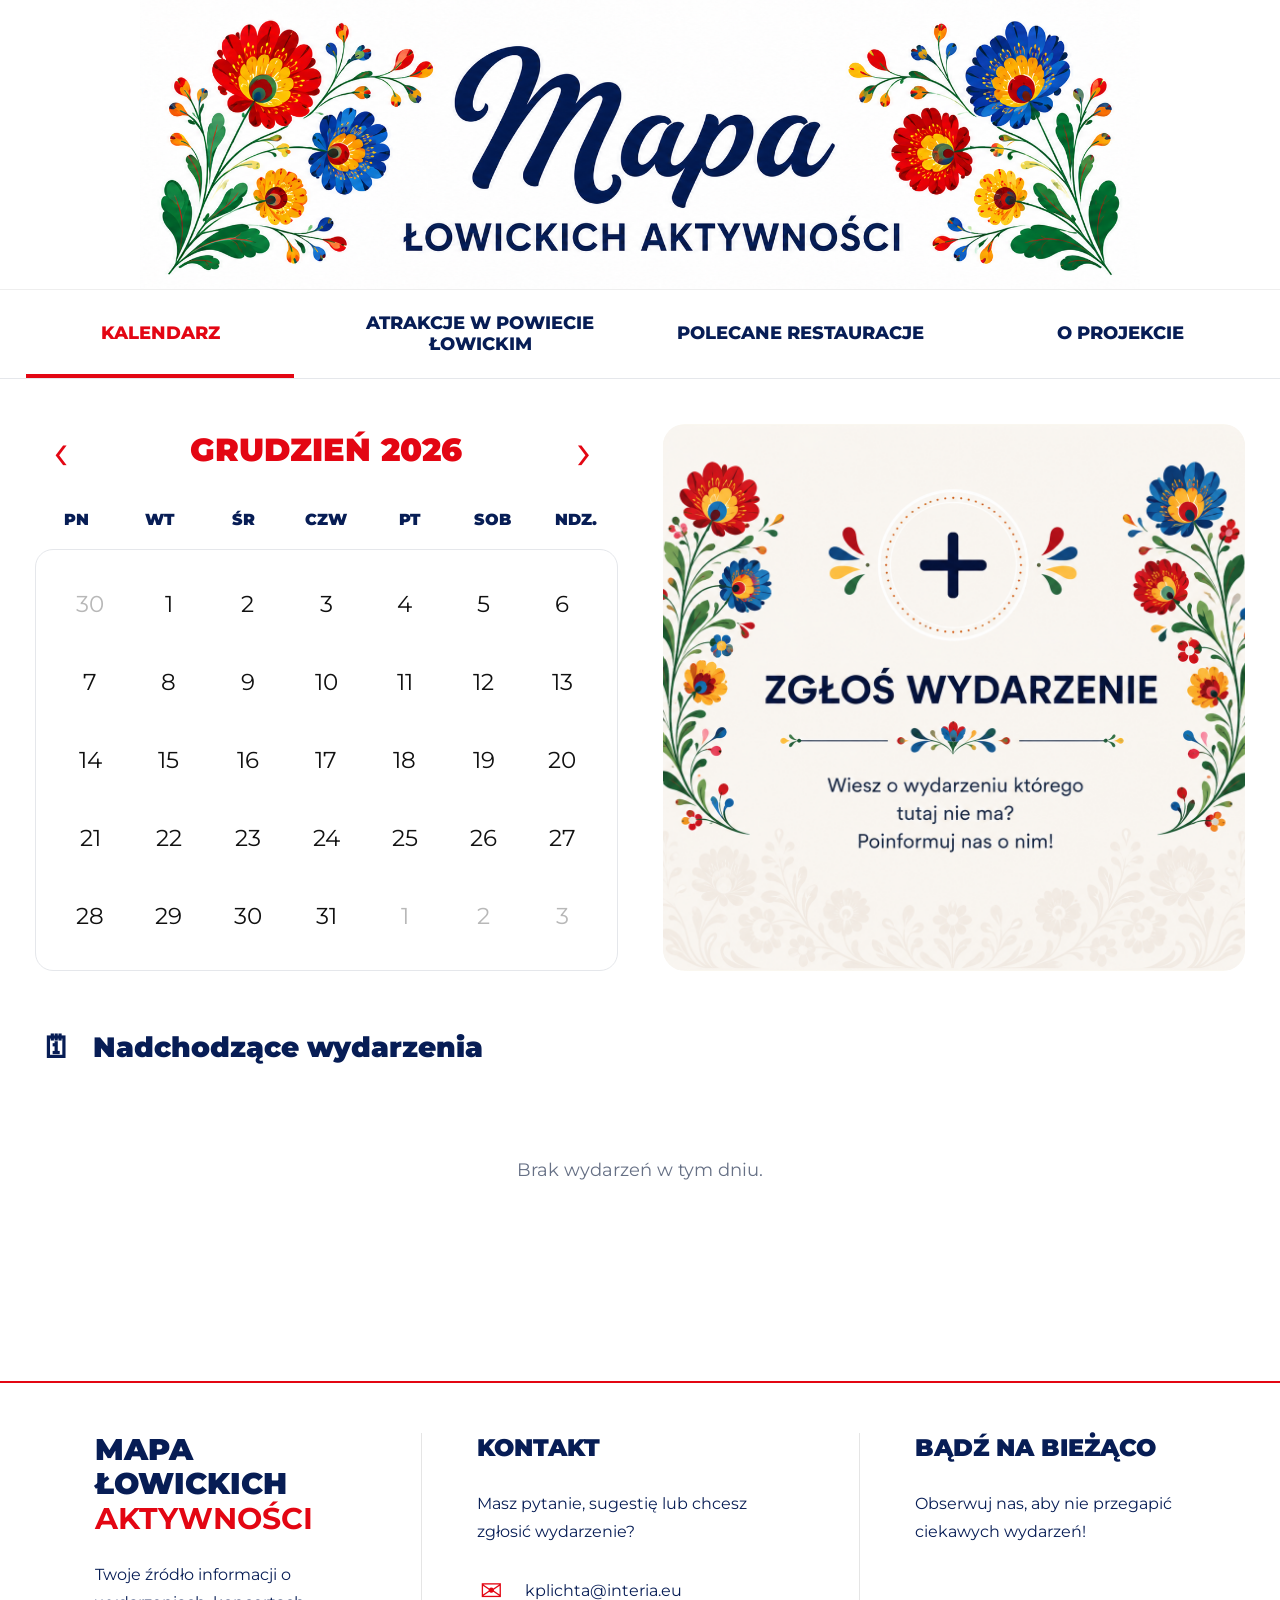
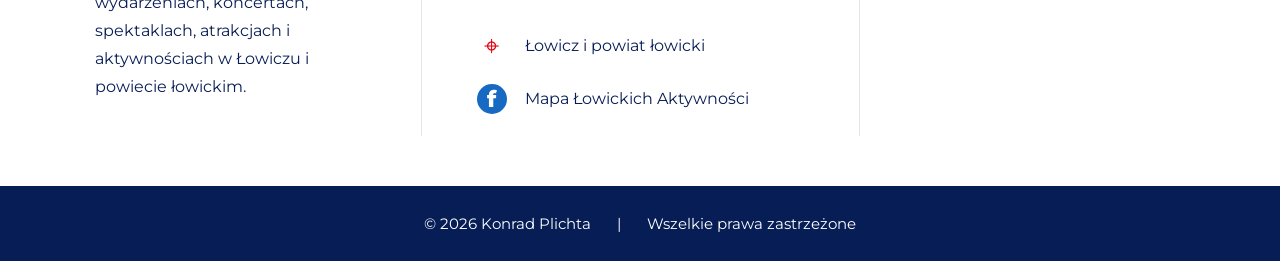
<file: index.html>
<!DOCTYPE html>
<html lang="pl">

<head>
<meta charset="UTF-8">
<meta name="viewport" content="width=device-width, initial-scale=1.0">

<title>Mapa Łowickich Aktywności</title>

<style>

*{
    box-sizing:border-box;
}

:root{
    --navy:#071d55;
    --red:#e30613;
    --border:#e5e7eb;
    --muted:#667085;
}

html{
    scroll-behavior:smooth;
}

body{
    margin:0;
    background:#ffffff;
    color:var(--navy);
    font-family:Arial,Helvetica,sans-serif;
}

button,
a{
    font-family:inherit;
}

img{
    display:block;
}


/* =========================
   NAGŁÓWEK
========================= */

.site-header{
    width:100%;
    background:white;
}

.header-image{
    width:100%;
    max-width:1000px;
    margin:0 auto;
}

.header-image img{
    width:100%;
    height:auto;
}


/* =========================
   MENU
========================= */

.main-nav{
    width:100%;
    border-top:1px solid #eeeeee;
    border-bottom:1px solid #e5e7eb;
    background:white;
    overflow:hidden;
}

.nav-inner{
    width:100%;
    max-width:1450px;
    margin:0 auto;
    display:grid;
    grid-template-columns:repeat(4,minmax(0,1fr));
    gap:0;
}

.nav-link{
    position:relative;
    min-width:0;
    min-height:88px;
    display:flex;
    align-items:center;
    justify-content:center;
    padding:14px 18px;
    text-decoration:none;
    color:var(--navy);
    background:white;
    transition:.22s;
}

.nav-link:hover{
    background:#fffafa;
}

.nav-link.active{
    color:var(--red);
}

.nav-link.active::after{
    content:"";
    position:absolute;
    left:8%;
    right:8%;
    bottom:0;
    height:4px;
    background:var(--red);
}

.nav-text{
    font-size:18px;
    line-height:1.15;
    font-weight:800;
    text-align:center;
    text-transform:uppercase;
}


/* =========================
   STRONA
========================= */

.page{
    max-width:1450px;
    margin:0 auto;
    padding:45px 35px 70px;
}


/* =========================
   KALENDARZ + ZGŁOŚ
========================= */

.calendar-section{
    display:grid;
    grid-template-columns:minmax(0,1fr) minmax(0,1fr);
    gap:45px;
    align-items:stretch;
}


/* =========================
   KALENDARZ
========================= */

.calendar-box{
    width:100%;
}

.month-navigation{
    display:grid;
    grid-template-columns:60px 1fr 60px;
    align-items:center;
    margin-bottom:24px;
}

.month-title{
    text-align:center;
    font-size:32px;
    font-weight:900;
    color:var(--red);
    text-transform:uppercase;
}

.month-btn{
    width:52px;
    height:52px;
    border:0;
    background:transparent;
    color:var(--red);
    font-size:52px;
    line-height:1;
    cursor:pointer;
    transition:.2s;
}

.month-btn:hover{
    transform:scale(1.15);
}

.weekdays{
    display:grid;
    grid-template-columns:repeat(7,1fr);
    margin-bottom:10px;
}

.weekday{
    text-align:center;
    padding:10px 2px;
    font-size:16px;
    font-weight:900;
}

.calendar{
    display:grid;
    grid-template-columns:repeat(7,1fr);
    border:1px solid var(--border);
    border-radius:18px;
    overflow:hidden;
    padding:15px;
    background:white;
}

.day{
    position:relative;
    min-height:78px;
    display:flex;
    align-items:center;
    justify-content:center;
    font-size:23px;
    color:#111;
    cursor:default;
    border-radius:12px;
    transition:.2s;
}

.day.other-month{
    color:#b8b8b8;
}

.day.has-events{
    cursor:pointer;
    font-weight:700;
}

.day.has-events:hover{
    background:#fff0f1;
    color:var(--red);
}

.day.selected{
    background:var(--red);
    color:white;
    font-weight:900;
    box-shadow:0 7px 18px rgba(227,6,19,.25);
}


/* =========================
   ZGŁOŚ WYDARZENIE
========================= */

.submit-event{
    display:block;
    width:100%;
    border-radius:22px;
    overflow:hidden;
    text-decoration:none;
    transition:.25s;
    background:#faf7f0;
}

.submit-event:hover{
    transform:translateY(-5px);
    box-shadow:0 18px 40px rgba(7,29,85,.14);
}

.submit-event img{
    width:100%;
    height:100%;
    object-fit:cover;
}


/* =========================
   WYDARZENIA
========================= */

.events-section{
    margin-top:55px;
}

.events-heading{
    display:flex;
    align-items:center;
    gap:15px;
    margin-bottom:30px;
    font-size:28px;
    font-weight:900;
}

.events-heading-icon{
    width:43px;
    height:43px;
    display:flex;
    align-items:center;
    justify-content:center;
    font-size:31px;
}


/* =========================
   KAFELKI
========================= */

.events-list{
    display:grid;
    grid-template-columns:repeat(4,237px);
    gap:30px;
    align-items:start;
    justify-content:center;
}

.event-card{
    display:block;
    min-width:0;
    color:inherit;
    text-decoration:none;
}

.event-tile{
    background:white;
    border:1px solid #dddddd;
    border-radius:8px;
    overflow:hidden;
    box-shadow:0 2px 9px rgba(0,0,0,.12);
    cursor:pointer;
    transition:.22s;
}

.event-tile:hover{
    transform:translateY(-4px);
    box-shadow:0 9px 22px rgba(0,0,0,.17);
}


/* =========================
   PLAKAT + ROZMYTE TŁO
========================= */

.event-poster-box{
    position:relative;
    width:100%;
    height:290px;
    overflow:hidden;
    background:#ece9e2;
    display:flex;
    align-items:center;
    justify-content:center;
}

.event-poster-background{
    position:absolute;
    inset:-25px;
    width:calc(100% + 50px);
    height:calc(100% + 50px);
    object-fit:cover;
    object-position:center;
    filter:blur(20px);
    opacity:.62;
    transform:scale(1.12);
    z-index:1;
}

.event-poster-box::after{
    content:"";
    position:absolute;
    inset:0;
    background:rgba(0,0,0,.06);
    z-index:2;
    pointer-events:none;
}

.cinema-mosaic{
    position:absolute;
    inset:0;
    z-index:3;
    display:grid;
    grid-template-columns:repeat(4,1fr);
    gap:3px;
    padding:7px;
    background:#f7f5ef;
}

.cinema-mosaic img{
    width:100%;
    height:100%;
    object-fit:cover;
    object-position:center;
    min-width:0;
}


.event-poster-main{
    position:relative;
    z-index:3;
    width:100%;
    height:100%;
    object-fit:contain;
    object-position:center;
    background:#fff;
}

.event-poster-box:has(.event-poster-main.portrait){
    height:auto;
    aspect-ratio:auto;
}

.event-poster-box:has(.event-poster-main.portrait) .event-poster-main{
    width:100%;
    height:auto;
    object-fit:contain;
    display:block;
}

.event-poster-box:has(.event-poster-main.portrait) .event-poster-background{
    display:none;
}

.event-poster-box:has(.event-poster-main.landscape) .event-poster-background{
    display:none;
}

.event-no-image{
    position:relative;
    z-index:3;
    width:100%;
    height:100%;
    display:flex;
    align-items:center;
    justify-content:center;
    font-size:65px;
    background:#f7f5ef;
}


/* =========================
   TREŚĆ KAFELKA
========================= */

.event-tile-content{
    padding:13px 15px 15px;
}

.event-title-row{
    display:grid;
    grid-template-columns:42px minmax(0,1fr);
    gap:9px;
    align-items:center;
    min-height:48px;
}

.event-category-icon{
    width:40px;
    height:40px;
    border-radius:50%;
    display:flex;
    align-items:center;
    justify-content:center;
    color:white;
    font-size:18px;
}

.event-title{
    color:var(--navy);
    font-size:14px;
    font-weight:700;
    line-height:1.35;
}

.event-divider{
    height:1px;
    background:#dddddd;
    margin:9px 0 8px;
}

.event-meta{
    display:flex;
    flex-direction:column;
    gap:3px;
}

.event-meta-row{
    color:#303030;
    font-size:11px;
    line-height:1.25;
}


/* =========================
   BRAK WYDARZEŃ
========================= */

.empty-events{
    grid-column:1 / -1;
    padding:60px 25px;
    text-align:center;
    color:var(--muted);
    font-size:18px;
}


/* =========================
   POKAŻ WIĘCEJ
========================= */

.show-more-wrap{
    display:flex;
    justify-content:center;
    margin-top:35px;
}

.show-more{
    border:1.5px solid var(--red);
    background:white;
    color:var(--red);
    padding:14px 35px;
    border-radius:30px;
    font-size:14px;
    font-weight:900;
    cursor:pointer;
    text-transform:uppercase;
}

.show-more:hover{
    background:var(--red);
    color:white;
}


/* =========================
   STOPKA
========================= */

.footer{
    border-top:1px solid var(--border);
    padding:35px 20px;
    text-align:center;
    color:#777;
    font-size:13px;
}


/* =========================
   TABLET
========================= */

@media(max-width:1100px){

    .page{
        padding-left:20px;
        padding-right:20px;
    }

    .calendar-section{
        gap:25px;
    }

    .events-list{
        grid-template-columns:repeat(3,237px);
        gap:22px;
    }

}


/* =========================
   MOBILE
========================= */

@media(max-width:800px){

    .nav-inner{
        grid-template-columns:repeat(4,minmax(0,1fr));
    }

    .nav-link{
        min-height:72px;
        padding:9px 5px;
    }

    .nav-text{
        font-size:11px;
        line-height:1.15;
    }

    .nav-link.active::after{
        left:5%;
        right:5%;
        height:3px;
    }

    .page{
        padding:25px 12px 50px;
    }

    .calendar-section{
        grid-template-columns:1fr;
        gap:25px;
    }

    .month-navigation{
        margin-bottom:12px;
    }

    .month-title{
        font-size:25px;
    }

    .month-btn{
        width:45px;
        height:45px;
        font-size:43px;
    }

    .weekday{
        font-size:11px;
    }

    .calendar{
        padding:7px;
        border-radius:13px;
    }

    .day{
        min-height:53px;
        font-size:17px;
        border-radius:8px;
    }

    .submit-event{
        border-radius:15px;
    }

    .submit-event img{
        height:auto;
    }

    .events-section{
        margin-top:40px;
    }

    .events-heading{
        font-size:21px;
        margin-bottom:22px;
    }

    .events-heading-icon{
        width:32px;
        height:32px;
        font-size:25px;
    }

    .events-list{
        grid-template-columns:repeat(2,minmax(0,1fr));
        gap:12px;
        justify-content:stretch;
    }

    .event-poster-box{
        height:220px;
    }

    .event-tile-content{
        padding:10px;
    }

    .event-title-row{
        grid-template-columns:34px minmax(0,1fr);
        gap:7px;
        min-height:42px;
    }

    .event-category-icon{
        width:34px;
        height:34px;
        font-size:15px;
    }

    .event-title{
        font-size:12px;
    }

    .event-meta-row{
        font-size:10px;
    }

}


/* =========================
   MAŁE TELEFONY
========================= */

@media(max-width:430px){

    .nav-link{
        min-height:66px;
        padding:8px 3px;
    }

    .nav-text{
        font-size:9px;
    }

.weekday{
        font-size:9px;
    }

    .day{
        min-height:47px;
        font-size:15px;
    }

    .month-title{
        font-size:22px;
    }

    .events-list{
        gap:9px;
    }

    .event-poster-box{
        height:195px;
    }

    .event-tile-content{
        padding:8px;
    }

    .event-title-row{
        grid-template-columns:31px minmax(0,1fr);
        gap:6px;
        min-height:38px;
    }

    .event-category-icon{
        width:31px;
        height:31px;
        font-size:14px;
    }

    .event-title{
        font-size:11px;
        line-height:1.3;
    }

    .event-meta-row{
        font-size:9px;
    }

}


html,
body,
button,
input,
textarea,
select{
    font-family:"Montserrat", Arial, sans-serif !important;
}


.site-footer{margin-top:70px;background:#fff;color:var(--navy);border-top:2px solid var(--red)}
.footer-main{max-width:1280px;margin:0 auto;padding:50px 40px;display:grid;grid-template-columns:1fr 1.15fr 1fr}
.footer-column{padding:0 55px}
.footer-column+.footer-column{border-left:1px solid #e5e5e5}
.footer-about h2{margin:0 0 25px;font-size:30px;line-height:1.15;font-weight:900}
.footer-about h2 strong{color:var(--red)}
.footer-column h3{margin:0 0 28px;font-size:24px;font-weight:900}
.footer-column p{margin:0 0 28px;font-size:16px;line-height:1.75}
.footer-contact-row{display:flex;align-items:center;gap:18px;margin:22px 0;color:var(--navy);text-decoration:none;font-size:16px}
a.footer-contact-row:hover{color:var(--red)}
.footer-contact-icon{width:30px;color:var(--red);font-size:27px;text-align:center}
.footer-facebook{width:30px;height:30px;border-radius:50%;background:#1769c2;color:#fff;display:flex;align-items:center;justify-content:center;font-size:23px;font-weight:800}
.footer-bottom{background:var(--navy);color:#fff;padding:28px 20px;text-align:center;font-size:15px}
.footer-bottom span{margin:0 22px}
@media(max-width:800px){
.footer-main{grid-template-columns:1fr;padding:20px 22px 35px}
.footer-column{padding:30px 5px;text-align:center}
.footer-column+.footer-column{border-left:0;border-top:1px solid #e5e5e5}
.footer-contact-row{justify-content:center}
.footer-bottom{font-size:13px;line-height:1.8}
.footer-bottom span{margin:0 8px}
}

</style>


<link rel="preconnect" href="https://fonts.googleapis.com">
<link rel="preconnect" href="https://fonts.gstatic.com" crossorigin>
<link href="https://fonts.googleapis.com/css2?family=Montserrat:wght@400;500;600;700;800;900&display=swap" rel="stylesheet">

</head>

<body>


<header class="site-header">

    <div class="header-image">

        <img
            src="naglowek.png"
            alt="Mapa Łowickich Aktywności"
        >

    </div>

</header>


<nav class="main-nav">

    <div class="nav-inner">

        <a href="#kalendarz" class="nav-link active">
            <span class="nav-text">Kalendarz</span>
        </a>

        <a href="#atrakcje" class="nav-link">
            <span class="nav-text">Atrakcje w powiecie łowickim</span>
        </a>

        <a href="#restauracje" class="nav-link">
            <span class="nav-text">Polecane restauracje</span>
        </a>

        <a href="#oprojekcie" class="nav-link">
            <span class="nav-text">O projekcie</span>
        </a>

    </div>

</nav>


<main class="page" id="kalendarz">


<section class="calendar-section">


<div class="calendar-box">


<div class="month-navigation">

<button
    class="month-btn"
    id="prevMonth"
    aria-label="Poprzedni miesiąc"
>
‹
</button>


<div
    class="month-title"
    id="monthTitle"
></div>


<button
    class="month-btn"
    id="nextMonth"
    aria-label="Następny miesiąc"
>
›
</button>

</div>


<div class="weekdays">

<div class="weekday">PN</div>
<div class="weekday">WT</div>
<div class="weekday">ŚR</div>
<div class="weekday">CZW</div>
<div class="weekday">PT</div>
<div class="weekday">SOB</div>
<div class="weekday">NDZ.</div>

</div>


<div
    class="calendar"
    id="calendar"
></div>


</div>


<a
    href="#"
    class="submit-event"
    id="submitEvent"
>

<img
    src="zglos-wydarzenie.png"
    alt="Zgłoś wydarzenie"
>

</a>


</section>


<section class="events-section">


<div class="events-heading">

<span class="events-heading-icon">
🗓
</span>

<span id="eventsHeading">
Nadchodzące wydarzenia
</span>

</div>


<div
    class="events-list"
    id="eventsList"
></div>


<div
    class="show-more-wrap"
    id="showMoreWrap"
>

<button
    class="show-more"
    id="showMore"
>

Pokaż więcej wydarzeń ↓

</button>

</div>


</section>


</main>


<footer class="site-footer">
    <div class="footer-main">
        <div class="footer-column footer-about">
            <h2>MAPA ŁOWICKICH<br><strong>AKTYWNOŚCI</strong></h2>
            <p>Twoje źródło informacji o wydarzeniach, koncertach, spektaklach, atrakcjach i aktywnościach w Łowiczu i powiecie łowickim.</p>
        </div>

        <div class="footer-column footer-contact">
            <h3>KONTAKT</h3>
            <p>Masz pytanie, sugestię lub chcesz zgłosić wydarzenie?</p>
            <a class="footer-contact-row" href="mailto:kplichta@interia.eu">
                <span class="footer-contact-icon">✉</span>
                <span>kplichta@interia.eu</span>
            </a>
            <div class="footer-contact-row">
                <span class="footer-contact-icon">⌖</span>
                <span>Łowicz i powiat łowicki</span>
            </div>
            <div class="footer-contact-row">
                <span class="footer-facebook">f</span>
                <span>Mapa Łowickich Aktywności</span>
            </div>
        </div>

        <div class="footer-column footer-follow">
            <h3>BĄDŹ NA BIEŻĄCO</h3>
            <p>Obserwuj nas, aby nie przegapić ciekawych wydarzeń!</p>
        </div>
    </div>

    <div class="footer-bottom">
        © 2026 Konrad Plichta <span>|</span> Wszelkie prawa zastrzeżone
    </div>
</footer>


<script>


const MONTHS = [

    "STYCZEŃ",
    "LUTY",
    "MARZEC",
    "KWIECIEŃ",
    "MAJ",
    "CZERWIEC",
    "LIPIEC",
    "SIERPIEŃ",
    "WRZESIEŃ",
    "PAŹDZIERNIK",
    "LISTOPAD",
    "GRUDZIEŃ"

];


let eventsData = {};

const today = new Date();

let currentYear = today.getFullYear();

let currentMonth = today.getMonth();

let selectedDate = null;

let visibleEvents = 8;



function formatDateKey(year,month,day){

    return [

        year,

        String(month + 1).padStart(2,"0"),

        String(day).padStart(2,"0")

    ].join("-");

}



function escapeHtml(value){

    if(
        value === null ||
        value === undefined
    ){
        return "";
    }

    return String(value)

        .replaceAll("&","&amp;")

        .replaceAll("<","&lt;")

        .replaceAll(">","&gt;")

        .replaceAll('"',"&quot;")

        .replaceAll("'","&#039;");

}



function expandEvents(events){

    const result = [];


    events.forEach(event => {


        if(
            event.type === "cinema" &&
            Array.isArray(event.movies)
        ){

            result.push({

                title:"Repertuar Kina Fenix",

                image:"repertuar.png",

                place:event.place || "Kino Fenix, Łowicz",

                category:"Kino",

                organizer:event.organizer,

                source:event.source,

                type:"cinema",

                movies:event.movies

            });


        }else{


            result.push(event);


        }


    });


    return result;

}


function getCategoryStyle(category = ""){

    const value = category.toLowerCase();


    if(
        value.includes("kino") ||
        value.includes("film")
    ){

        return {
            icon:"🎬",
            color:"#3d9555"
        };

    }


    if(
        value.includes("koncert") ||
        value.includes("muzyka")
    ){

        return {
            icon:"♫",
            color:"#58a7cd"
        };

    }


    if(
        value.includes("teatr") ||
        value.includes("spektakl")
    ){

        return {
            icon:"🎭",
            color:"#812719"
        };

    }


    if(
        value.includes("kabaret") ||
        value.includes("stand")
    ){

        return {
            icon:"🎭",
            color:"#ef4819"
        };

    }


    if(
        value.includes("warsztat") ||
        value.includes("folklor")
    ){

        return {
            icon:"🧵",
            color:"#f5a900"
        };

    }


    if(
        value.includes("sport") ||
        value.includes("bieg") ||
        value.includes("rower")
    ){

        return {
            icon:"🏃",
            color:"#d40d27"
        };

    }


    if(
        value.includes("rodzin") ||
        value.includes("dziec")
    ){

        return {
            icon:"★",
            color:"#70c7aa"
        };

    }


    if(value.includes("motoryz")){

        return {
            icon:"🚗",
            color:"#ef7f00"
        };

    }


    if(
        value.includes("kultur") ||
        value.includes("literatur")
    ){

        return {
            icon:"📖",
            color:"#373174"
        };

    }


    return {
        icon:"✦",
        color:"#b85193"
    };

}



async function loadEvents(){

    try{

        const cacheBust = Date.now();

        const loadJson = async (fileName) => {

            try{

                const response = await fetch(
                    fileName + "?v=" + cacheBust
                );

                if(!response.ok){

                    console.warn(
                        "Nie udało się wczytać " + fileName,
                        response.status
                    );

                    return {};

                }

                return await response.json();

            }catch(error){

                console.warn(
                    "Błąd pliku " + fileName,
                    error
                );

                return {};

            }

        };


        const [
            regularEvents,
            cinemaEvents
        ] = await Promise.all([

            loadJson("events.json"),

            loadJson("cinema.json")

        ]);


        const allDates = new Set([

            ...Object.keys(regularEvents)
                .filter(key => /^\d{4}-\d{2}-\d{2}$/.test(key)),

            ...Object.keys(cinemaEvents)
                .filter(key => /^\d{4}-\d{2}-\d{2}$/.test(key))

        ]);


        eventsData = {};


        allDates.forEach(dateKey => {

            eventsData[dateKey] = [

                ...(Array.isArray(regularEvents[dateKey])
                    ? regularEvents[dateKey]
                    : []),

                ...(Array.isArray(cinemaEvents[dateKey])
                    ? cinemaEvents[dateKey]
                    : [])

            ];

        });


        renderCalendar();

        renderUpcomingEvents();


    }catch(error){

        console.error(error);

        document
            .getElementById("eventsList")
            .innerHTML = `

                <div class="empty-events">

                    Nie udało się wczytać wydarzeń.

                </div>

            `;

    }

}


function renderCalendar(){

    const calendar =
        document.getElementById("calendar");


    calendar.innerHTML = "";


    document
        .getElementById("monthTitle")
        .textContent =

        MONTHS[currentMonth] +
        " " +
        currentYear;



    const firstDay = new Date(

        currentYear,
        currentMonth,
        1

    );


    const lastDay = new Date(

        currentYear,
        currentMonth + 1,
        0

    );


    let startDay = firstDay.getDay();


    if(startDay === 0){

        startDay = 7;

    }


    const previousMonthLastDay =

        new Date(
            currentYear,
            currentMonth,
            0
        ).getDate();



    for(
        let i = startDay - 2;
        i >= 0;
        i--
    ){

        createDay(
            previousMonthLastDay - i,
            true
        );

    }



    for(
        let day = 1;
        day <= lastDay.getDate();
        day++
    ){

        createDay(
            day,
            false
        );

    }



    const cells = calendar.children.length;


    const targetCells =
        cells <= 35
            ? 35
            : 42;


    const remaining =
        targetCells - cells;



    for(
        let day = 1;
        day <= remaining;
        day++
    ){

        createDay(
            day,
            true
        );

    }

}



function createDay(day,otherMonth){

    const calendar =
        document.getElementById("calendar");


    const cell =
        document.createElement("div");


    cell.className = "day";


    if(otherMonth){

        cell.classList.add("other-month");

        cell.textContent = day;

        calendar.appendChild(cell);

        return;

    }


    const dateKey = formatDateKey(

        currentYear,
        currentMonth,
        day

    );


    const events = expandEvents(

        eventsData[dateKey] || []

    );


    if(events.length){

        cell.classList.add("has-events");


        cell.addEventListener(

            "click",

            () => {

                selectDate(dateKey);

            }

        );

    }


    if(selectedDate === dateKey){

        cell.classList.add("selected");

    }


    cell.textContent = day;


    calendar.appendChild(cell);

}



function selectDate(dateKey){

    selectedDate = dateKey;

    visibleEvents = 8;


    renderCalendar();

    renderSelectedEvents();


    document
        .querySelector(".events-section")
        .scrollIntoView({

            behavior:"smooth",

            block:"start"

        });

}



function renderSelectedEvents(){

    const date = new Date(

        selectedDate + "T12:00:00"

    );


    const events = expandEvents(

        eventsData[selectedDate] || []

    );


    const preparedEvents = events.map(

        (event,eventIndex) => ({

            ...event,

            dateKey:selectedDate,

            eventIndex

        })

    );


    document
        .getElementById("eventsHeading")
        .textContent =

        "Wydarzenia – " +

        date.getDate() +

        " " +

        MONTHS[
            date.getMonth()
        ].toLowerCase();


    renderEvents(preparedEvents);

}



function renderUpcomingEvents(){

    const allEvents = [];


    const now = new Date();


    const todayKey = formatDateKey(

        now.getFullYear(),

        now.getMonth(),

        now.getDate()

    );


    Object.keys(eventsData)

        .filter(key =>

            /^\d{4}-\d{2}-\d{2}$/.test(key)

        )

        .filter(dateKey =>

            dateKey >= todayKey

        )

        .sort()

        .forEach(dateKey => {


            const events = expandEvents(

                eventsData[dateKey] || []

            );


            events.forEach(

                (event,eventIndex) => {


                    if(event.type === "cinema"){

                        return;

                    }


                    allEvents.push({

                        ...event,

                        dateKey,

                        eventIndex

                    });


                }

            );


        });


    document
        .getElementById("eventsHeading")
        .textContent =

        "Nadchodzące wydarzenia";


    renderEvents(allEvents);

}


function renderEvents(events){

    const list =
        document.getElementById("eventsList");


    const showMoreWrap =
        document.getElementById("showMoreWrap");


    if(!events.length){


        list.innerHTML = `

            <div class="empty-events">

                Brak wydarzeń w tym dniu.

            </div>

        `;


        showMoreWrap.style.display = "none";


        return;

    }


    const visible = events.slice(

        0,
        visibleEvents

    );


    list.innerHTML = visible.map(event => {


        const date = new Date(

            event.dateKey + "T12:00:00"

        );


        const formattedDate =

            date.toLocaleDateString(

                "pl-PL",

                {

                    day:"numeric",

                    month:"short",

                    year:"2-digit"

                }

            );


        const category = getCategoryStyle(

            event.category || ""

        );


        const eventUrl = event.type === "cinema"

            ? "repertuar.html?date=" +

                encodeURIComponent(event.dateKey)

            : "wydarzenie.html?date=" +

                encodeURIComponent(event.dateKey) +

                "&event=" +

                encodeURIComponent(event.eventIndex);


        return `


            <a
                class="event-card"
                href="${eventUrl}"
            >


                <div class="event-tile">


                    <div class="event-poster-box">


                        ${

                            event.isCinemaSummary

                            ? `

                                <div class="cinema-mosaic">

                                    ${event.images.map(image => `

                                        <img
                                            src="${escapeHtml(image)}"
                                            alt=""
                                            loading="lazy"
                                        >

                                    `).join("")}

                                </div>

                            `

                            : event.image

                            ? `

                                <img

                                    class="event-poster-background"

                                    src="${escapeHtml(event.image)}"

                                    alt=""

                                    aria-hidden="true"

                                >


                                <img

                                    class="event-poster-main"

                                    src="${escapeHtml(event.image)}"

                                    alt="${escapeHtml(event.title)}"

                                    loading="lazy"
                                    onload="this.classList.add(this.naturalHeight > this.naturalWidth ? 'portrait' : 'landscape')"

                                >

                            `

                            : `

                                <div class="event-no-image">

                                    ${category.icon}

                                </div>

                            `

                        }


                    </div>


                    <div class="event-tile-content">


                        <div class="event-title-row">


                            <div
                                class="event-category-icon"
                                style="background:${category.color};"
                            >

                                ${category.icon}

                            </div>


                            <div class="event-title">

                                ${escapeHtml(event.title)}

                            </div>


                        </div>


                        <div class="event-divider"></div>


                        <div class="event-meta">


                            ${

                                event.isCinemaSummary

                                ? `

                                    <div class="event-meta-row">

                                        🗓 ${escapeHtml(formatCinemaRange(event.dateFrom,event.dateTo))}

                                    </div>


                                    <div class="event-meta-row">

                                        🎞 ${event.movieCount} filmów

                                    </div>

                                `

                                : `

                                    ${

                                        event.place

                                        ? `

                                            <div class="event-meta-row">

                                                📍 ${escapeHtml(event.place)}

                                            </div>

                                        `

                                        : ""

                                    }


                                    <div class="event-meta-row">

                                        🗓 ${formattedDate}

                                    </div>


                                    ${

                                        event.time

                                        ? `

                                            <div class="event-meta-row">

                                                ◷ ${escapeHtml(event.time)}

                                            </div>

                                        `

                                        : ""

                                    }

                                `

                            }


                        </div>


                    </div>


                </div>


            </a>


        `;


    }).join("");


    showMoreWrap.style.display =

        events.length > visibleEvents

            ? "flex"

            : "none";


    document
        .getElementById("showMore")
        .onclick = () => {


            visibleEvents += 8;


            renderEvents(events);


        };

}



document
    .getElementById("prevMonth")
    .addEventListener(

        "click",

        () => {


            currentMonth--;


            if(currentMonth < 0){

                currentMonth = 11;

                currentYear--;

            }


            selectedDate = null;


            renderCalendar();

            renderUpcomingEvents();


        }

    );



document
    .getElementById("nextMonth")
    .addEventListener(

        "click",

        () => {


            currentMonth++;


            if(currentMonth > 11){

                currentMonth = 0;

                currentYear++;

            }


            selectedDate = null;


            renderCalendar();

            renderUpcomingEvents();


        }

    );



document
    .getElementById("submitEvent")
    .addEventListener(

        "click",

        event => {


            event.preventDefault();


            alert(

                "Formularz zgłaszania wydarzeń dodamy w kolejnym kroku."

            );


        }

    );



loadEvents();


</script>


</body>

</html>
</file>
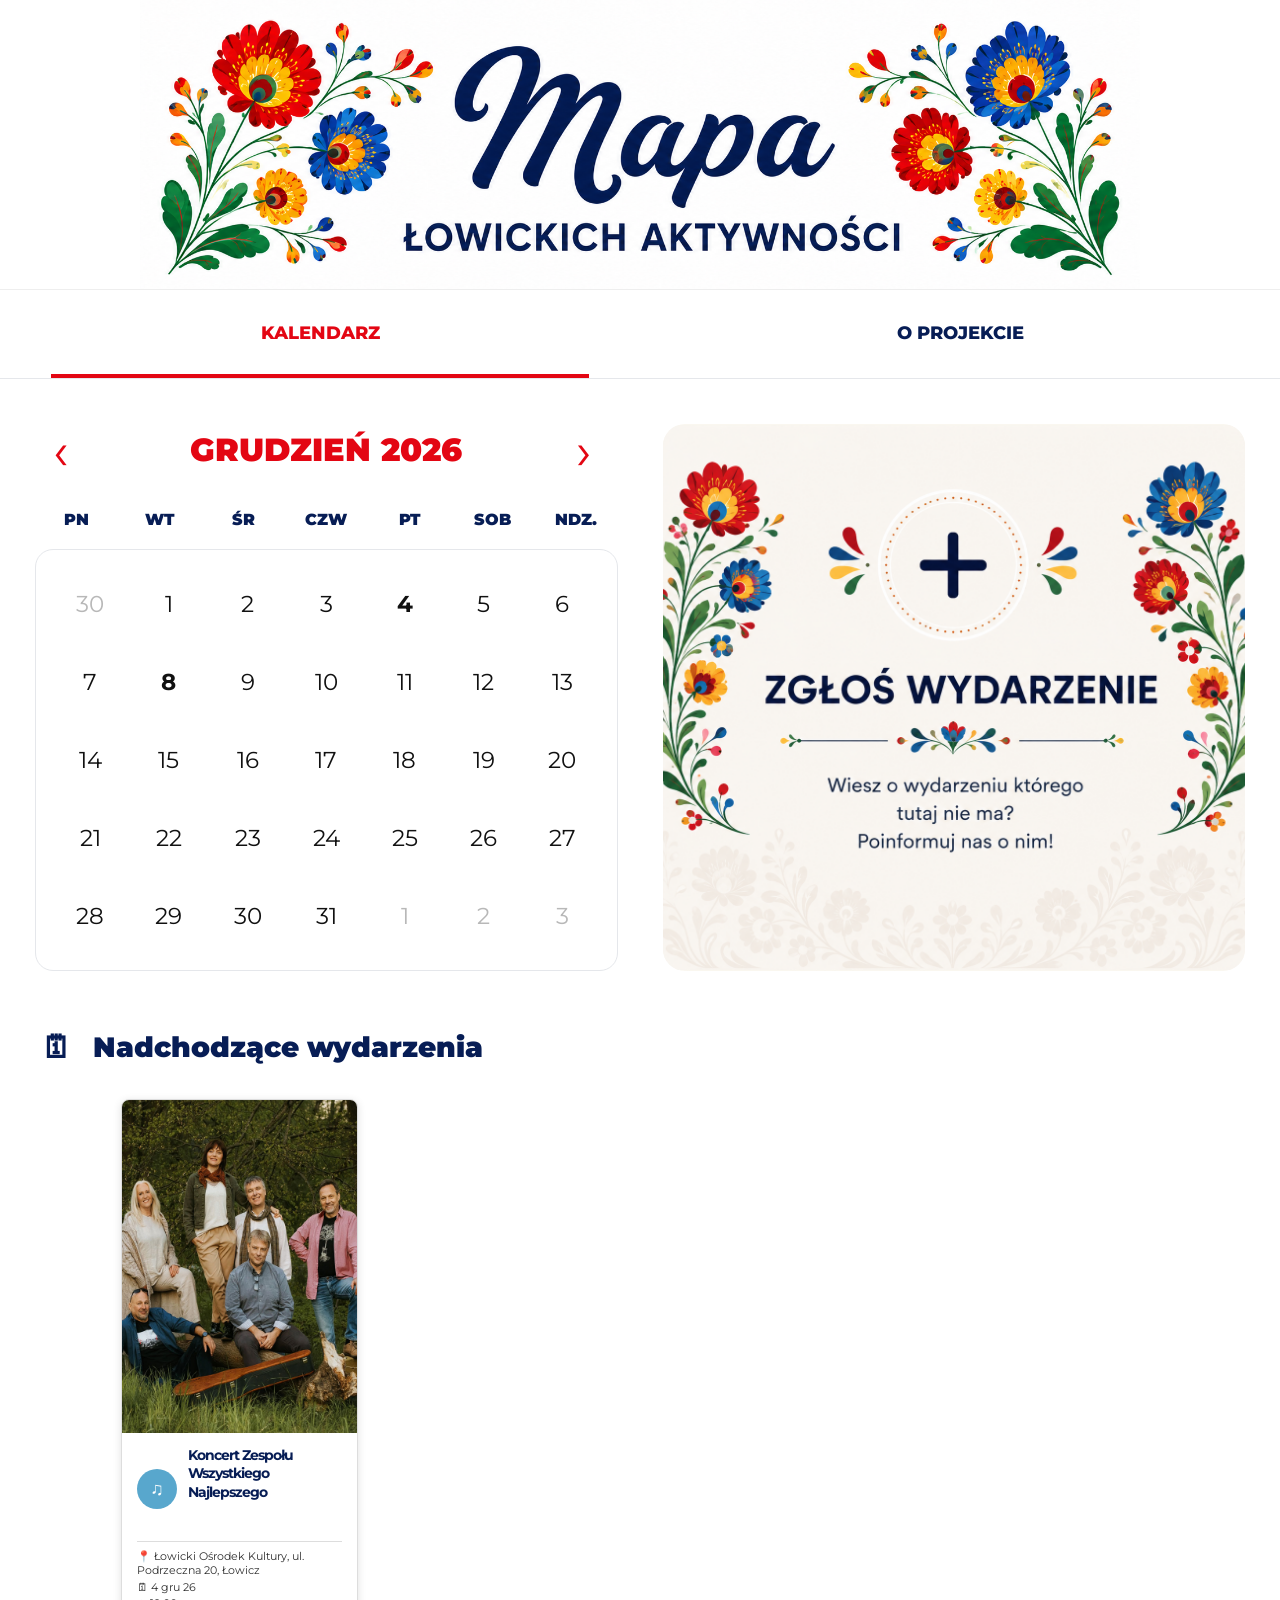
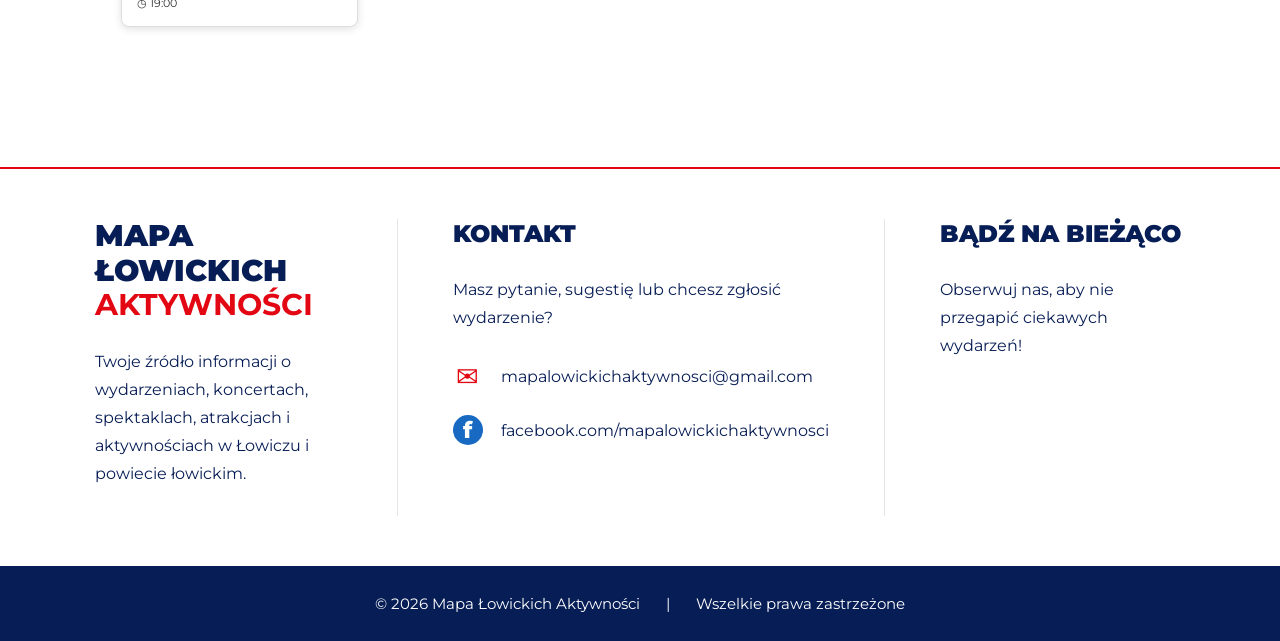
<file: public/index.html>
<!DOCTYPE html>
<html lang="pl">

<head>
<meta charset="UTF-8">
<meta name="viewport" content="width=device-width, initial-scale=1.0">

<title>Mapa Łowickich Aktywności</title>

<link rel="stylesheet" href="style.css">


<link rel="preconnect" href="https://fonts.googleapis.com">
<link rel="preconnect" href="https://fonts.gstatic.com" crossorigin>
<link href="https://fonts.googleapis.com/css2?family=Montserrat:wght@400;500;600;700;800;900&display=swap" rel="stylesheet">

</head>

<body>


<header class="site-header">

    <div class="header-image">

        <img
            src="naglowek.png"
            alt="Mapa Łowickich Aktywności"
        >

    </div>

</header>


<nav class="main-nav">

    <div class="nav-inner">

        <a href="index.html#kalendarz" class="nav-link active">
    <span class="nav-text">Kalendarz</span>
</a>

<a href="o-projekcie.html" class="nav-link">
    <span class="nav-text">O projekcie</span>
</a>

    </div>

</nav>


<main class="page" id="kalendarz">


<section class="calendar-section">


<div class="calendar-box">


<div class="month-navigation">

<button
    class="month-btn"
    id="prevMonth"
    aria-label="Poprzedni miesiąc"
>
‹
</button>


<div
    class="month-title"
    id="monthTitle"
></div>


<button
    class="month-btn"
    id="nextMonth"
    aria-label="Następny miesiąc"
>
›
</button>

</div>


<div class="weekdays">

<div class="weekday">PN</div>
<div class="weekday">WT</div>
<div class="weekday">ŚR</div>
<div class="weekday">CZW</div>
<div class="weekday">PT</div>
<div class="weekday">SOB</div>
<div class="weekday">NDZ.</div>

</div>


<div
    class="calendar"
    id="calendar"
></div>


</div>


<a
    href="zglos-wydarzenie.html"
    class="submit-event"
>

<img
    src="zglos-wydarzenie.png"
    alt="Zgłoś wydarzenie"
>

</a>


</section>


<section class="events-section">


<div class="events-heading">

<span class="events-heading-icon">
🗓
</span>

<span id="eventsHeading">
Nadchodzące wydarzenia
</span>

</div>


<div
    class="events-list"
    id="eventsList"
></div>


<div
    class="show-more-wrap"
    id="showMoreWrap"
>

<button
    class="show-more"
    id="showMore"
>

Pokaż więcej wydarzeń ↓

</button>

</div>


</section>


</main>


<footer class="site-footer">
    <div class="footer-main">
        <div class="footer-column footer-about">
            <h2>MAPA ŁOWICKICH<br><strong>AKTYWNOŚCI</strong></h2>
            <p>Twoje źródło informacji o wydarzeniach, koncertach, spektaklach, atrakcjach i aktywnościach w Łowiczu i powiecie łowickim.</p>
        </div>

        <div class="footer-column footer-contact">
            <h3>KONTAKT</h3>
            <p>Masz pytanie, sugestię lub chcesz zgłosić wydarzenie?</p>
            <a class="footer-contact-row" href="mailto:mapalowickichaktywnosci@gmail.com">
                <span class="footer-contact-icon">✉</span>
                <span>mapalowickichaktywnosci@gmail.com</span>
            </a>
        
            <a class="footer-contact-row"
               href="https://facebook.com/mapalowickichaktywnosci"
               target="_blank"
               rel="noopener">

                <span class="footer-facebook">f</span>

                <span>facebook.com/mapalowickichaktywnosci</span>

            </a>

      
        </div>

        <div class="footer-column footer-follow">
            <h3>BĄDŹ NA BIEŻĄCO</h3>
            <p>Obserwuj nas, aby nie przegapić ciekawych wydarzeń!</p>
        </div>
    </div>

    <div class="footer-bottom">
        © 2026 Mapa Łowickich Aktywności <span>|</span> Wszelkie prawa zastrzeżone
    </div>
</footer>


<script>


const MONTHS = [

    "STYCZEŃ",
    "LUTY",
    "MARZEC",
    "KWIECIEŃ",
    "MAJ",
    "CZERWIEC",
    "LIPIEC",
    "SIERPIEŃ",
    "WRZESIEŃ",
    "PAŹDZIERNIK",
    "LISTOPAD",
    "GRUDZIEŃ"

];


let eventsData = {};

const today = new Date();

let currentYear = today.getFullYear();

let currentMonth = today.getMonth();

let selectedDate = null;

let visibleEvents = 8;



function formatDateKey(year,month,day){

    return [

        year,

        String(month + 1).padStart(2,"0"),

        String(day).padStart(2,"0")

    ].join("-");

}



function escapeHtml(value){

    if(
        value === null ||
        value === undefined
    ){
        return "";
    }

    return String(value)

        .replaceAll("&","&amp;")

        .replaceAll("<","&lt;")

        .replaceAll(">","&gt;")

        .replaceAll('"',"&quot;")

        .replaceAll("'","&#039;");

}



function expandEvents(events){

    const result = [];


    events.forEach(event => {


        if(
            event.type === "cinema" &&
            Array.isArray(event.movies)
        ){

            result.push({

                title:"Repertuar Kina Fenix",

                image:"repertuar.png",

                place:event.place || "Kino Fenix, Łowicz",

                category:"Kino",

                organizer:event.organizer,

                source:event.source,

                type:"cinema",

                movies:event.movies

            });


        }else{


            result.push(event);


        }


    });


    return result;

}


function getCategoryStyle(category = ""){

    const value = category.toLowerCase();


    if(
        value.includes("kino") ||
        value.includes("film")
    ){

        return {
            icon:"🎬",
            color:"#3d9555"
        };

    }


    if(
        value.includes("koncert") ||
        value.includes("muzyka")
    ){

        return {
            icon:"♫",
            color:"#58a7cd"
        };

    }


    if(
        value.includes("teatr") ||
        value.includes("spektakl")
    ){

        return {
            icon:"🎭",
            color:"#812719"
        };

    }


    if(
        value.includes("kabaret") ||
        value.includes("stand")
    ){

        return {
            icon:"🎭",
            color:"#ef4819"
        };

    }


    if(
        value.includes("warsztat") ||
        value.includes("folklor")
    ){

        return {
            icon:"🧵",
            color:"#f5a900"
        };

    }


    if(
        value.includes("sport") ||
        value.includes("bieg") ||
        value.includes("rower")
    ){

        return {
            icon:"🏃",
            color:"#d40d27"
        };

    }


    if(
        value.includes("rodzin") ||
        value.includes("dziec")
    ){

        return {
            icon:"★",
            color:"#70c7aa"
        };

    }


    if(value.includes("motoryz")){

        return {
            icon:"🚗",
            color:"#ef7f00"
        };

    }


    if(
        value.includes("kultur") ||
        value.includes("literatur")
    ){

        return {
            icon:"📖",
            color:"#373174"
        };

    }


    return {
        icon:"✦",
        color:"#b85193"
    };

}



async function loadEvents(){

    try{

        const cacheBust = Date.now();

        const loadJson = async (fileName) => {

            try{

                const response = await fetch(
                    fileName + "?v=" + cacheBust
                );

                if(!response.ok){

                    console.warn(
                        "Nie udało się wczytać " + fileName,
                        response.status
                    );

                    return {};

                }

                return await response.json();

            }catch(error){

                console.warn(
                    "Błąd pliku " + fileName,
                    error
                );

                return {};

            }

        };


        const [
            regularEvents,
            cinemaEvents
        ] = await Promise.all([

            loadJson("events.json"),

            loadJson("cinema.json")

        ]);


        const allDates = new Set([

            ...Object.keys(regularEvents)
                .filter(key => /^\d{4}-\d{2}-\d{2}$/.test(key)),

            ...Object.keys(cinemaEvents)
                .filter(key => /^\d{4}-\d{2}-\d{2}$/.test(key))

        ]);


        eventsData = {};


        allDates.forEach(dateKey => {

            eventsData[dateKey] = [

                ...(Array.isArray(regularEvents[dateKey])
                    ? regularEvents[dateKey]
                    : []),

                ...(Array.isArray(cinemaEvents[dateKey])
                    ? cinemaEvents[dateKey]
                    : [])

            ];

        });


        renderCalendar();

        renderUpcomingEvents();


    }catch(error){

        console.error(error);

        document
            .getElementById("eventsList")
            .innerHTML = `

                <div class="empty-events">

                    Nie udało się wczytać wydarzeń.

                </div>

            `;

    }

}


function renderCalendar(){

    const calendar =
        document.getElementById("calendar");


    calendar.innerHTML = "";


    document
        .getElementById("monthTitle")
        .textContent =

        MONTHS[currentMonth] +
        " " +
        currentYear;



    const firstDay = new Date(

        currentYear,
        currentMonth,
        1

    );


    const lastDay = new Date(

        currentYear,
        currentMonth + 1,
        0

    );


    let startDay = firstDay.getDay();


    if(startDay === 0){

        startDay = 7;

    }


    const previousMonthLastDay =

        new Date(
            currentYear,
            currentMonth,
            0
        ).getDate();



    for(
        let i = startDay - 2;
        i >= 0;
        i--
    ){

        createDay(
            previousMonthLastDay - i,
            true
        );

    }



    for(
        let day = 1;
        day <= lastDay.getDate();
        day++
    ){

        createDay(
            day,
            false
        );

    }



    const cells = calendar.children.length;


    const targetCells =
        cells <= 35
            ? 35
            : 42;


    const remaining =
        targetCells - cells;



    for(
        let day = 1;
        day <= remaining;
        day++
    ){

        createDay(
            day,
            true
        );

    }

}



function createDay(day,otherMonth){

    const calendar =
        document.getElementById("calendar");


    const cell =
        document.createElement("div");


    cell.className = "day";


    if(otherMonth){

        cell.classList.add("other-month");

        cell.textContent = day;

        calendar.appendChild(cell);

        return;

    }


    const dateKey = formatDateKey(

        currentYear,
        currentMonth,
        day

    );


    const events = expandEvents(

        eventsData[dateKey] || []

    );


    if(events.length){

        cell.classList.add("has-events");


        cell.addEventListener(

            "click",

            () => {

                selectDate(dateKey);

            }

        );

    }


    if(selectedDate === dateKey){

        cell.classList.add("selected");

    }


    cell.textContent = day;


    calendar.appendChild(cell);

}



function selectDate(dateKey){

    selectedDate = dateKey;

    visibleEvents = 8;


    renderCalendar();

    renderSelectedEvents();


    document
        .querySelector(".events-section")
        .scrollIntoView({

            behavior:"smooth",

            block:"start"

        });

}



function renderSelectedEvents(){

    const date = new Date(

        selectedDate + "T12:00:00"

    );


    const events = expandEvents(

        eventsData[selectedDate] || []

    );


    const preparedEvents = events.map(

        (event,eventIndex) => ({

            ...event,

            dateKey:selectedDate,

            eventIndex

        })

    );


    document
        .getElementById("eventsHeading")
        .textContent =

        "Wydarzenia – " +

        date.getDate() +

        " " +

        MONTHS[
            date.getMonth()
        ].toLowerCase();


    renderEvents(preparedEvents);

}



function renderUpcomingEvents(){

    const allEvents = [];


    const now = new Date();


    const todayKey = formatDateKey(

        now.getFullYear(),

        now.getMonth(),

        now.getDate()

    );


    Object.keys(eventsData)

        .filter(key =>

            /^\d{4}-\d{2}-\d{2}$/.test(key)

        )

        .filter(dateKey =>

            dateKey >= todayKey

        )

        .sort()

        .forEach(dateKey => {


            const events = expandEvents(

                eventsData[dateKey] || []

            );


            events.forEach(

                (event,eventIndex) => {


                    if(event.type === "cinema"){

                        return;

                    }


                    allEvents.push({

                        ...event,

                        dateKey,

                        eventIndex

                    });


                }

            );


        });


    document
        .getElementById("eventsHeading")
        .textContent =

        "Nadchodzące wydarzenia";


    renderEvents(allEvents);

}


function renderEvents(events){

    const list =
        document.getElementById("eventsList");


    const showMoreWrap =
        document.getElementById("showMoreWrap");


    if(!events.length){


        list.innerHTML = `

            <div class="empty-events">

                Brak wydarzeń w tym dniu.

            </div>

        `;


        showMoreWrap.style.display = "none";


        return;

    }


    const visible = events.slice(

        0,
        visibleEvents

    );


    list.innerHTML = visible.map(event => {


        const date = new Date(

            event.dateKey + "T12:00:00"

        );


        const formattedDate =

            date.toLocaleDateString(

                "pl-PL",

                {

                    day:"numeric",

                    month:"short",

                    year:"2-digit"

                }

            );


        const category = getCategoryStyle(

            event.category || ""

        );


        const eventUrl = event.type === "cinema"

            ? "repertuar.html?date=" +

                encodeURIComponent(event.dateKey)

            : "wydarzenie.html?date=" +

                encodeURIComponent(event.dateKey) +

                "&event=" +

                encodeURIComponent(event.eventIndex);


        return `


            <a
                class="event-card"
                href="${eventUrl}"
            >


                <div class="event-tile">


                    <div class="event-poster-box">


                        ${

                            event.isCinemaSummary

                            ? `

                                <div class="cinema-mosaic">

                                    ${event.images.map(image => `

                                        <img
                                            src="${escapeHtml(image)}"
                                            alt=""
                                            loading="lazy"
                                        >

                                    `).join("")}

                                </div>

                            `

                            : event.image

                            ? `

                                <img

                                    class="event-poster-background"

                                    src="${escapeHtml(event.image)}"

                                    alt=""

                                    aria-hidden="true"

                                >


                                <img

                                    class="event-poster-main"

                                    src="${escapeHtml(event.image)}"

                                    alt="${escapeHtml(event.title)}"

                                    loading="lazy"
                                    onload="this.classList.add(this.naturalHeight > this.naturalWidth ? 'portrait' : 'landscape')"

                                >

                            `

                            : `

                                <div class="event-no-image">

                                    ${category.icon}

                                </div>

                            `

                        }


                    </div>


                    <div class="event-tile-content">


                        <div class="event-title-row">


                            <div
                                class="event-category-icon"
                                style="background:${category.color};"
                            >

                                ${category.icon}

                            </div>


                            <div class="event-title">

                                ${escapeHtml(event.title)}

                            </div>


                        </div>


                        <div class="event-divider"></div>


                        <div class="event-meta">


                            ${

                                event.isCinemaSummary

                                ? `

                                    <div class="event-meta-row">

                                        🗓 ${escapeHtml(formatCinemaRange(event.dateFrom,event.dateTo))}

                                    </div>


                                    <div class="event-meta-row">

                                        🎞 ${event.movieCount} filmów

                                    </div>

                                `

                                : `

                                    ${

                                        event.place

                                        ? `

                                            <div class="event-meta-row">

                                                📍 ${escapeHtml(event.place)}

                                            </div>

                                        `

                                        : ""

                                    }


                                    <div class="event-meta-row">

                                        🗓 ${formattedDate}

                                    </div>


                                    ${

                                        event.time

                                        ? `

                                            <div class="event-meta-row">

                                                ◷ ${escapeHtml(event.time)}

                                            </div>

                                        `

                                        : ""

                                    }

                                `

                            }


                        </div>


                    </div>


                </div>


            </a>


        `;


    }).join("");


    showMoreWrap.style.display =

        events.length > visibleEvents

            ? "flex"

            : "none";


    document
        .getElementById("showMore")
        .onclick = () => {


            visibleEvents += 8;


            renderEvents(events);


        };

}



document
    .getElementById("prevMonth")
    .addEventListener(

        "click",

        () => {


            currentMonth--;


            if(currentMonth < 0){

                currentMonth = 11;

                currentYear--;

            }


            selectedDate = null;


            renderCalendar();

            renderUpcomingEvents();


        }

    );



document
    .getElementById("nextMonth")
    .addEventListener(

        "click",

        () => {


            currentMonth++;


            if(currentMonth > 11){

                currentMonth = 0;

                currentYear++;

            }


            selectedDate = null;


            renderCalendar();

            renderUpcomingEvents();


        }

    );



loadEvents();


</script>


</body>

</html>
</file>
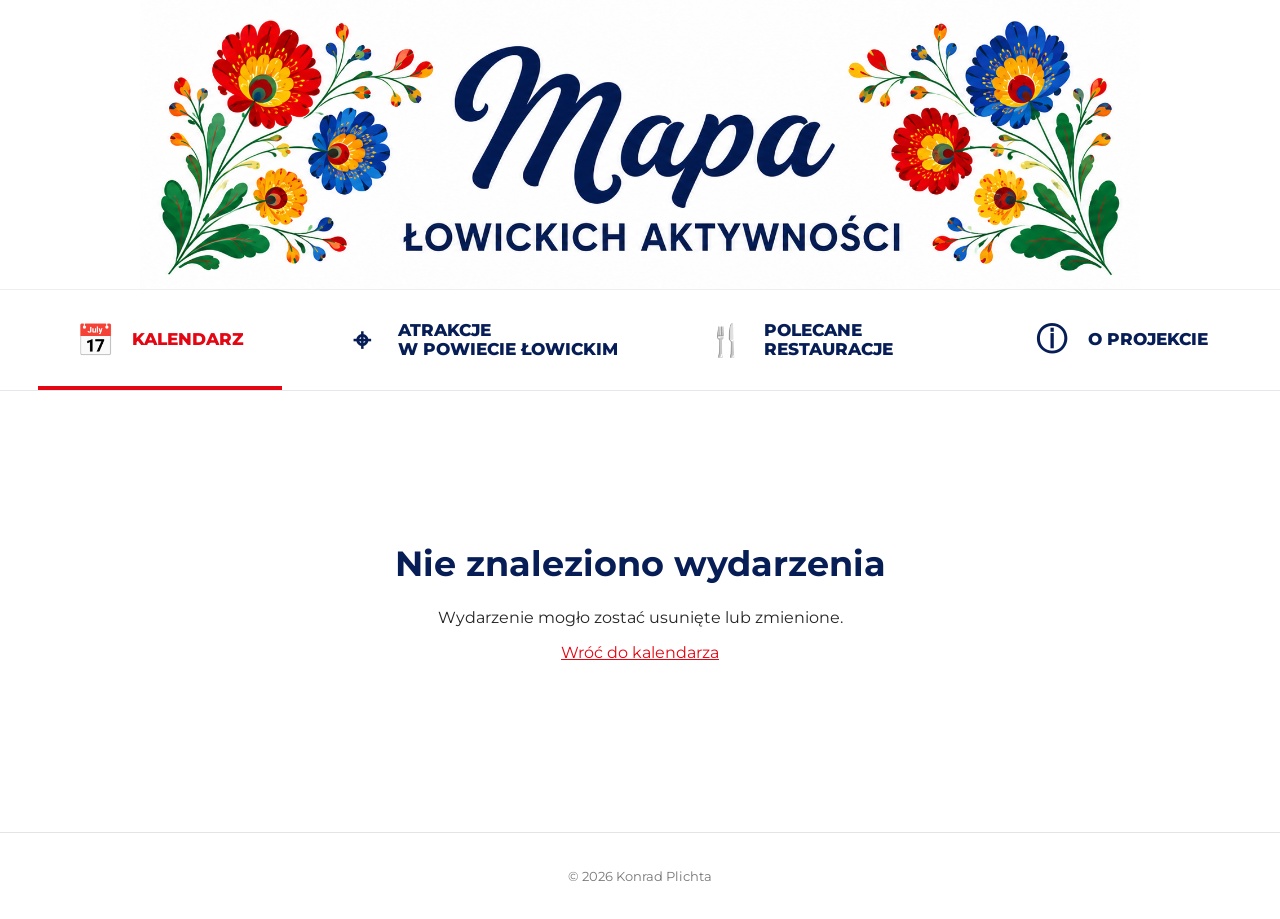
<file: wydarzenie.html>
<!DOCTYPE html>
<html lang="pl">

<head>

<meta charset="UTF-8">
<meta name="viewport" content="width=device-width, initial-scale=1.0">

<title>Wydarzenie | Mapa Łowickich Aktywności</title>

<style>

*{
    box-sizing:border-box;
}

:root{
    --navy:#071d55;
    --red:#e30613;
    --border:#e4e4e4;
    --text:#252525;
}

html{
    scroll-behavior:smooth;
}

body{
    margin:0;
    background:#ffffff;
    color:var(--text);
    font-family:Arial, Helvetica, sans-serif;
}

a{
    font-family:inherit;
}

img{
    display:block;
}


/* =========================
   NAGŁÓWEK
========================= */

.site-header{
    width:100%;
    background:#ffffff;
}

.header-image{
    width:100%;
    max-width:1000px;
    margin:0 auto;
}

.header-image img{
    width:100%;
    height:auto;
}


/* =========================
   MENU
========================= */

.main-nav{
    width:100%;
    border-top:1px solid #eeeeee;
    border-bottom:1px solid #e5e7eb;
    background:white;
}

.nav-inner{
    max-width:1450px;
    margin:0 auto;
    display:grid;
    grid-template-columns:repeat(4,1fr);
}

.nav-link{
    position:relative;
    min-height:100px;
    display:flex;
    align-items:center;
    justify-content:center;
    gap:18px;
    padding:20px;
    text-decoration:none;
    color:var(--navy);
    font-weight:800;
}

.nav-link:hover{
    background:#fffafa;
}

.nav-link.active{
    color:var(--red);
}

.nav-link.active::after{
    content:"";
    position:absolute;
    left:12%;
    right:12%;
    bottom:0;
    height:4px;
    background:var(--red);
}

.nav-icon{
    width:38px;
    height:38px;
    display:flex;
    align-items:center;
    justify-content:center;
    font-size:31px;
    flex-shrink:0;
}

.nav-text{
    font-size:17px;
    line-height:1.1;
    text-transform:uppercase;
}

.nav-text span{
    display:block;
}


/* =========================
   STRONA WYDARZENIA
========================= */

.event-page{
    width:100%;
    max-width:1060px;
    margin:0 auto;
    padding:48px 30px 90px;
}


/* =========================
   POWRÓT
========================= */

.back-link{
    display:inline-block;
    margin-bottom:34px;
    color:#777;
    text-decoration:none;
    font-size:13px;
    font-weight:600;
}

.back-link:hover{
    color:var(--red);
}


/* =========================
   KATEGORIA
========================= */

.event-category{
    display:flex;
    align-items:center;
    gap:10px;
    margin-bottom:19px;
}

.category-icon{
    width:37px;
    height:37px;
    border-radius:50%;
    display:flex;
    align-items:center;
    justify-content:center;
    color:white;
    font-size:16px;
}

.category-name{
    color:#666;
    font-size:14px;
    line-height:1;
    font-weight:400;
}


/* =========================
   TYTUŁ
========================= */

.event-title{
    margin:0 0 30px;
    color:#252525;
    font-size:42px;
    line-height:1.14;
    font-weight:600;
    letter-spacing:-1px;
}


/* =========================
   PLAKAT
========================= */

.poster-area{
    position:relative;
    width:100%;
    max-height:720px;
    min-height:360px;
    overflow:hidden;
    background:#ffffff;
    display:flex;
    align-items:center;
    justify-content:center;
    margin-bottom:30px;
}

.poster-background{
    position:absolute;
    inset:-45px;
    width:calc(100% + 90px);
    height:calc(100% + 90px);
    object-fit:cover;
    object-position:center;
    filter:blur(35px);
    opacity:.42;
    transform:scale(1.12);
    z-index:1;
}

.poster-area::after{
    content:"";
    position:absolute;
    inset:0;
    background:transparent;
    z-index:2;
    pointer-events:none;
}

.poster-main{
    position:relative;
    z-index:3;
    max-width:100%;
    max-height:720px;
    width:auto;
    height:auto;
    object-fit:contain;
}

.no-poster{
    position:relative;
    z-index:3;
    min-height:360px;
    width:100%;
    display:flex;
    align-items:center;
    justify-content:center;
    font-size:90px;
}


/* =========================
   DATA I MIEJSCE
========================= */

.event-details{
    width:100%;
    margin-top:0;
}

.detail-row{
    display:flex;
    align-items:flex-start;
    gap:18px;
    padding:8px 0;
}

.detail-icon{
    width:31px;
    min-width:31px;
    height:31px;
    display:flex;
    align-items:center;
    justify-content:center;
    color:#444;
}

.detail-icon svg{
    width:27px;
    height:27px;
    stroke:currentColor;
}

.detail-text{
    padding-top:3px;
    color:#333;
    font-size:16px;
    line-height:1.55;
    font-weight:400;
}

.event-date-time{
    text-transform:lowercase;
}


/* =========================
   ORGANIZATOR
========================= */

.organizer-row{
    display:flex;
    align-items:flex-start;
    gap:18px;
    padding:8px 0;
}

.organizer-text{
    padding-top:3px;
    color:#333;
    font-size:16px;
    line-height:1.55;
}


/* =========================
   OPIS
========================= */

.description{
    margin-top:38px;
    padding-top:32px;
    border-top:1px solid var(--border);
}

.description-title{
    margin:0 0 19px;
    color:#252525;
    font-size:25px;
    line-height:1.25;
    font-weight:600;
}

.description-text{
    color:#333;
    font-size:16px;
    line-height:1.75;
    font-weight:400;
    white-space:pre-line;
}


/* =========================
   ŹRÓDŁO
========================= */

.source-wrap{
    margin-top:32px;
}

.source-button{
    display:inline-block;
    padding:13px 25px;
    background:var(--red);
    color:white;
    text-decoration:none;
    font-size:13px;
    line-height:1;
    font-weight:700;
    border-radius:2px;
    transition:.2s;
}

.source-button:hover{
    opacity:.86;
}


/* =========================
   BŁĄD
========================= */

.error{
    padding:80px 20px;
    text-align:center;
}

.error h1{
    color:var(--navy);
    font-size:35px;
}

.error a{
    color:var(--red);
}


/* =========================
   STOPKA
========================= */

.footer{
    border-top:1px solid var(--border);
    padding:35px 20px;
    text-align:center;
    color:#777;
    font-size:13px;
}


/* =========================
   MOBILE
========================= */

@media(max-width:800px){

    .nav-inner{
        grid-template-columns:repeat(4,1fr);
    }

    .nav-link{
        min-height:82px;
        padding:12px 5px;
        gap:6px;
        flex-direction:column;
    }

    .nav-icon{
        width:27px;
        height:27px;
        font-size:23px;
    }

    .nav-text{
        text-align:center;
        font-size:9px;
    }

    .nav-link.active::after{
        left:5%;
        right:5%;
        height:3px;
    }

    .event-page{
        padding:28px 15px 60px;
    }

    .back-link{
        margin-bottom:25px;
        font-size:12px;
    }

    .event-category{
        margin-bottom:16px;
    }

    .category-icon{
        width:34px;
        height:34px;
        font-size:15px;
    }

    .category-name{
        font-size:13px;
    }

    .event-title{
        margin-bottom:24px;
        font-size:31px;
        line-height:1.13;
        letter-spacing:-.6px;
    }

    .poster-area{
        min-height:240px;
        max-height:600px;
        margin-bottom:24px;
    }

    .poster-main{
        max-height:600px;
    }

    .detail-row,
    .organizer-row{
        gap:13px;
        padding:7px 0;
    }

    .detail-icon{
        width:27px;
        min-width:27px;
        height:27px;
    }

    .detail-icon svg{
        width:24px;
        height:24px;
    }

    .detail-text,
    .organizer-text{
        padding-top:2px;
        font-size:15px;
        line-height:1.5;
    }

    .description{
        margin-top:31px;
        padding-top:27px;
    }

    .description-title{
        font-size:23px;
    }

    .description-text{
        font-size:15px;
        line-height:1.7;
    }

}


@media(max-width:430px){

    .nav-text{
        font-size:8px;
    }

    .event-title{
        font-size:28px;
    }

}


html,
body,
button,
input,
textarea,
select{
    font-family:"Montserrat", Arial, sans-serif !important;
}

</style>


<link rel="preconnect" href="https://fonts.googleapis.com">
<link rel="preconnect" href="https://fonts.gstatic.com" crossorigin>
<link href="https://fonts.googleapis.com/css2?family=Montserrat:wght@400;500;600;700;800;900&display=swap" rel="stylesheet">

</head>


<body>


<header class="site-header">

<div class="header-image">

<a href="index.html">

<img
    src="naglowek.png"
    alt="Mapa Łowickich Aktywności"
>

</a>

</div>

</header>


<nav class="main-nav">

<div class="nav-inner">


<a href="index.html" class="nav-link active">

<span class="nav-icon">📅</span>

<span class="nav-text">
Kalendarz
</span>

</a>


<a href="index.html#atrakcje" class="nav-link">

<span class="nav-icon">⌖</span>

<span class="nav-text">

<span>Atrakcje</span>
<span>w powiecie łowickim</span>

</span>

</a>


<a href="index.html#restauracje" class="nav-link">

<span class="nav-icon">🍴</span>

<span class="nav-text">

<span>Polecane</span>
<span>restauracje</span>

</span>

</a>


<a href="index.html#oprojekcie" class="nav-link">

<span class="nav-icon">ⓘ</span>

<span class="nav-text">
O projekcie
</span>

</a>


</div>

</nav>


<main
    class="event-page"
    id="eventPage"
></main>


<footer class="footer">

© 2026 Konrad Plichta

</footer>


<script>


function escapeHtml(value){

    if(
        value === null ||
        value === undefined
    ){
        return "";
    }

    return String(value)

        .replaceAll("&","&amp;")
        .replaceAll("<","&lt;")
        .replaceAll(">","&gt;")
        .replaceAll('"',"&quot;")
        .replaceAll("'","&#039;");

}



function expandEvents(events){

    const result = [];


    events.forEach(event => {


        if(
            event.type === "cinema" &&
            Array.isArray(event.movies)
        ){


            event.movies.forEach(movie => {


                result.push({

                    title:movie.title,

                    time:movie.times
                        ? movie.times.join(", ")
                        : "",

                    image:movie.image,

                    place:event.place,

                    category:event.category || "Kino",

                    organizer:event.organizer,

                    source:event.source,

                    description:
                        movie.description ||
                        event.description ||
                        ""

                });


            });


        }else{


            result.push(event);


        }


    });


    return result;

}



function getCategoryStyle(category = ""){

    const value = category.toLowerCase();


    if(
        value.includes("kino") ||
        value.includes("film")
    ){

        return {
            icon:"🎬",
            color:"#3d9555"
        };

    }


    if(
        value.includes("koncert") ||
        value.includes("muzyka")
    ){

        return {
            icon:"♫",
            color:"#58a7cd"
        };

    }


    if(
        value.includes("teatr") ||
        value.includes("spektakl")
    ){

        return {
            icon:"🎭",
            color:"#812719"
        };

    }


    if(
        value.includes("kabaret") ||
        value.includes("stand")
    ){

        return {
            icon:"🎭",
            color:"#ef4819"
        };

    }


    if(
        value.includes("warsztat") ||
        value.includes("folklor")
    ){

        return {
            icon:"🧵",
            color:"#f5a900"
        };

    }


    if(
        value.includes("sport") ||
        value.includes("bieg") ||
        value.includes("rower")
    ){

        return {
            icon:"🏃",
            color:"#d40d27"
        };

    }


    if(
        value.includes("rodzin") ||
        value.includes("dziec")
    ){

        return {
            icon:"★",
            color:"#70c7aa"
        };

    }


    if(value.includes("motoryz")){

        return {
            icon:"🚗",
            color:"#ef7f00"
        };

    }


    if(
        value.includes("kultur") ||
        value.includes("literatur")
    ){

        return {
            icon:"📖",
            color:"#373174"
        };

    }


    return {
        icon:"✦",
        color:"#b85193"
    };

}



async function loadEvent(){

    const params =
        new URLSearchParams(window.location.search);


    const dateKey =
        params.get("date");


    const eventIndex =
        Number(params.get("event"));


    if(
        !dateKey ||
        !Number.isInteger(eventIndex)
    ){

        showError();

        return;

    }


    try{


        const cacheBust = Date.now();


        const loadJson = async fileName => {

            try{

                const response = await fetch(

                    fileName + "?v=" + cacheBust

                );


                if(!response.ok){

                    return {};

                }


                return await response.json();


            }catch(error){

                console.warn(
                    "Błąd pliku " + fileName,
                    error
                );

                return {};

            }

        };


        const [
            regularEvents,
            cinemaEvents
        ] = await Promise.all([

            loadJson("events.json"),

            loadJson("cinema.json")

        ]);


        const events = [

            ...(Array.isArray(regularEvents[dateKey])
                ? regularEvents[dateKey]
                : []),

            ...(Array.isArray(cinemaEvents[dateKey])
                ? cinemaEvents[dateKey]
                : [])

        ];


        const event = events[eventIndex];


        if(!event){

            showError();

            return;

        }


        if(
            event.type === "cinema" &&
            Array.isArray(event.movies)
        ){

            window.location.href =

                "repertuar.html?date=" +

                encodeURIComponent(dateKey);


            return;

        }


        renderEvent(
            event,
            dateKey
        );


    }catch(error){


        console.error(error);

        showError();


    }

}


function renderEvent(event,dateKey){

    const page =
        document.getElementById("eventPage");


    const date = new Date(

        dateKey + "T12:00:00"

    );


    const formattedDate =

        date.toLocaleDateString(

            "pl-PL",

            {

                weekday:"long",
                day:"2-digit",
                month:"long",
                year:"numeric"

            }

        );


    const category = getCategoryStyle(

        event.category || ""

    );


    document.title =

        event.title +

        " | Mapa Łowickich Aktywności";


    page.innerHTML = `


        <a
            class="back-link"
            href="index.html"
        >

            ← Wróć do kalendarza

        </a>


        <div class="event-category">


            <div
                class="category-icon"
                style="background:${category.color};"
            >

                ${category.icon}

            </div>


            <div class="category-name">

                ${escapeHtml(
                    event.category || "Wydarzenie"
                )}

            </div>


        </div>


        <h1 class="event-title">

            ${escapeHtml(event.title)}

        </h1>


        <div class="poster-area">


            ${

                event.image

                ? `

                    <img
                        class="poster-main"
                        src="${escapeHtml(event.image)}"
                        alt="${escapeHtml(event.title)}"
                    >

                `

                : `

                    <div class="no-poster">

                        ${category.icon}

                    </div>

                `

            }


        </div>


        <div class="event-details">


            <div class="detail-row">


                <div class="detail-icon">

                    <svg
                        viewBox="0 0 24 24"
                        fill="none"
                        stroke-width="1.7"
                        stroke-linecap="round"
                        stroke-linejoin="round"
                    >

                        <rect
                            x="3"
                            y="5"
                            width="18"
                            height="16"
                            rx="1"
                        ></rect>

                        <line
                            x1="16"
                            y1="3"
                            x2="16"
                            y2="7"
                        ></line>

                        <line
                            x1="8"
                            y1="3"
                            x2="8"
                            y2="7"
                        ></line>

                        <line
                            x1="3"
                            y1="10"
                            x2="21"
                            y2="10"
                        ></line>

                    </svg>

                </div>


                <div class="detail-text event-date-time">

                    ${formattedDate}

                    ${

                        event.time

                        ? `, ${escapeHtml(event.time)}`

                        : ""

                    }

                </div>


            </div>


            ${

                event.place

                ? `

                    <div class="detail-row">


                        <div class="detail-icon">

                            <svg
                                viewBox="0 0 24 24"
                                fill="none"
                                stroke-width="1.7"
                                stroke-linecap="round"
                                stroke-linejoin="round"
                            >

                                <path
                                    d="M21 10c0 7-9 12-9 12S3 17 3 10a9 9 0 1 1 18 0z"
                                ></path>

                                <circle
                                    cx="12"
                                    cy="10"
                                    r="3"
                                ></circle>

                            </svg>

                        </div>


                        <div class="detail-text">

                            miejsce: ${escapeHtml(event.place)}

                        </div>


                    </div>

                `

                : ""

            }


            ${

                event.organizer

                ? `

                    <div class="organizer-row">


                        <div class="detail-icon">

                            <svg
                                viewBox="0 0 24 24"
                                fill="none"
                                stroke-width="1.7"
                                stroke-linecap="round"
                                stroke-linejoin="round"
                            >

                                <path
                                    d="M20 21v-2a4 4 0 0 0-4-4H8a4 4 0 0 0-4 4v2"
                                ></path>

                                <circle
                                    cx="12"
                                    cy="7"
                                    r="4"
                                ></circle>

                            </svg>

                        </div>


                        <div class="organizer-text">

                            organizator: ${escapeHtml(event.organizer)}

                        </div>


                    </div>

                `

                : ""

            }


        </div>


        ${

            event.description

            ? `

                <div class="description">


                    <h2 class="description-title">

                        O wydarzeniu

                    </h2>


                    <div class="description-text">

                        ${escapeHtml(event.description)}

                    </div>


                </div>

            `

            : ""

        }


        ${

            event.source

            ? `

                <div class="source-wrap">


                    <a

                        class="source-button"

                        href="${escapeHtml(event.source)}"

                        target="_blank"

                        rel="noopener noreferrer"

                    >

                        Zobacz źródło wydarzenia

                    </a>


                </div>

            `

            : ""

        }


    `;

}



function showError(){

    const page =
        document.getElementById("eventPage");


    page.innerHTML = `


        <div class="error">


            <h1>

                Nie znaleziono wydarzenia

            </h1>


            <p>

                Wydarzenie mogło zostać usunięte lub zmienione.

            </p>


            <a href="index.html">

                Wróć do kalendarza

            </a>


        </div>


    `;

}



loadEvent();


</script>


</body>

</html>
</file>
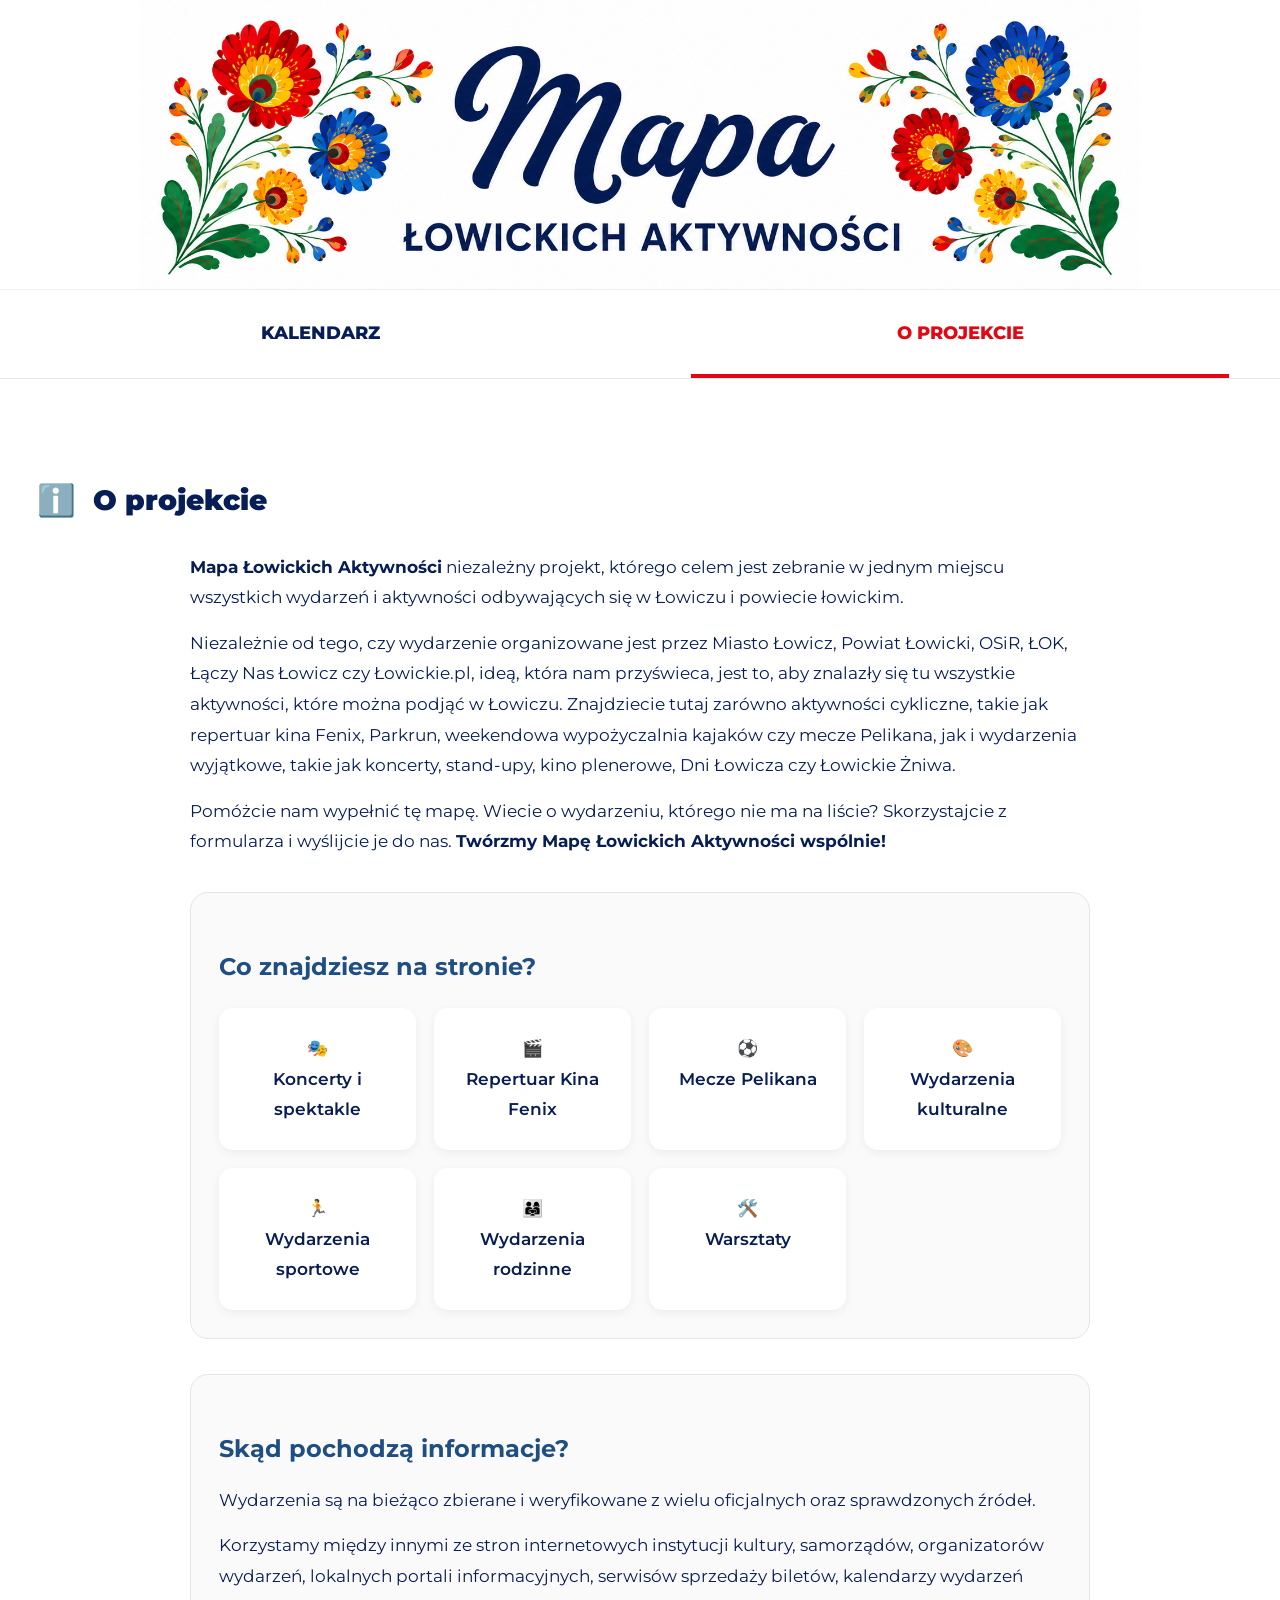
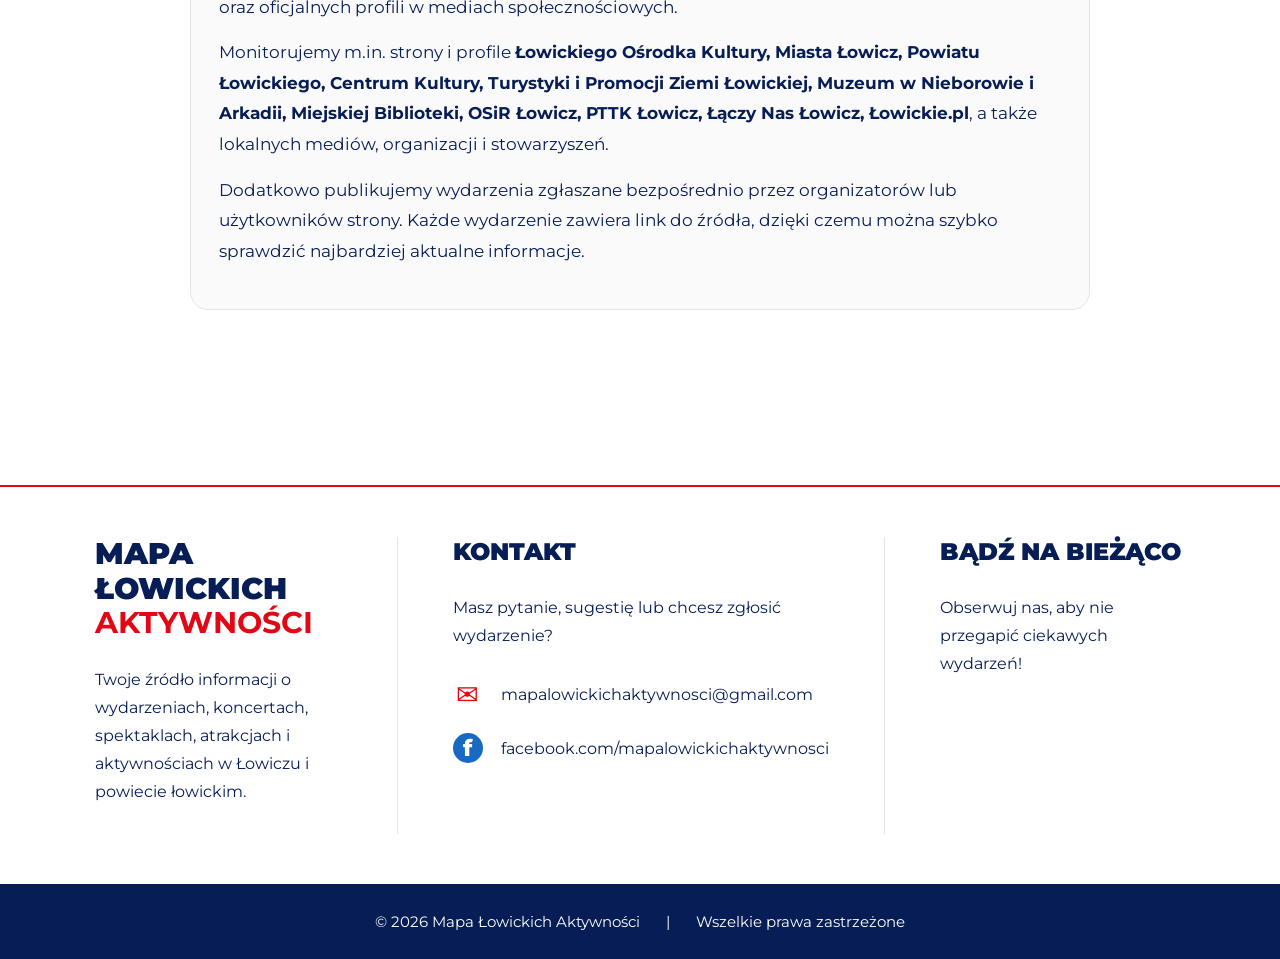
<file: public/o-projekcie.html>
<!DOCTYPE html>
<html lang="pl">
<head>
<meta charset="UTF-8">
<meta name="viewport" content="width=device-width, initial-scale=1.0">
<title>O projekcie – Mapa Łowickich Aktywności</title>
<link rel="stylesheet" href="style.css">
<link rel="preconnect" href="https://fonts.googleapis.com">
<link rel="preconnect" href="https://fonts.gstatic.com" crossorigin>
<link href="https://fonts.googleapis.com/css2?family=Montserrat:wght@400;500;600;700;800;900&display=swap" rel="stylesheet">
</head>
<body>

<header class="site-header">
    <div class="header-image">
        <img src="naglowek.png" alt="Mapa Łowickich Aktywności">
    </div>
</header>

<nav class="main-nav">
    <div class="nav-inner">
        <a href="index.html#kalendarz" class="nav-link">
            <span class="nav-text">Kalendarz</span>
        </a>
        <a href="o-projekcie.html" class="nav-link active">
            <span class="nav-text">O projekcie</span>
        </a>
    </div>
</nav>

<main class="page">

<section class="events-section">

<div class="events-heading">
    <span class="events-heading-icon">ℹ️</span>
    <span>O projekcie</span>
</div>

<div class="about-content">



<p><strong>Mapa Łowickich Aktywności</strong> niezależny projekt, którego celem jest zebranie w jednym miejscu wszystkich wydarzeń i aktywności odbywających się w Łowiczu i powiecie łowickim.

</p>
    <p>
    Niezależnie od tego, czy wydarzenie organizowane jest przez Miasto Łowicz, Powiat Łowicki, OSiR, ŁOK, Łączy Nas Łowicz czy Łowickie.pl, ideą, która nam przyświeca, jest to, aby znalazły się tu wszystkie aktywności, które można podjąć w Łowiczu. Znajdziecie tutaj zarówno aktywności cykliczne, takie jak repertuar kina Fenix, Parkrun, weekendowa wypożyczalnia kajaków czy mecze Pelikana, jak i wydarzenia wyjątkowe, takie jak koncerty, stand-upy, kino plenerowe, Dni Łowicza czy Łowickie Żniwa.
</p>
   <p>
       Pomóżcie nam wypełnić tę mapę. Wiecie o wydarzeniu, którego nie ma na liście? Skorzystajcie z formularza i wyślijcie je do nas. <strong>Twórzmy Mapę Łowickich Aktywności wspólnie!</strong>
</p>
       
<section class="about-box">
<h3>Co znajdziesz na stronie?</h3>

<div class="about-grid">
    <div>🎭<br>Koncerty i spektakle</div>
    <div>🎬<br>Repertuar Kina Fenix</div>
    <div>⚽<br>Mecze Pelikana</div>
    <div>🎨<br>Wydarzenia kulturalne</div>
    <div>🏃<br>Wydarzenia sportowe</div>
    <div>👨‍👩‍👧<br>Wydarzenia rodzinne</div>
    <div>🛠️<br>Warsztaty</div>
</div>

</section>

<section class="about-box">
<h3>Skąd pochodzą informacje?</h3>

<p>
Wydarzenia są na bieżąco zbierane i weryfikowane z wielu oficjalnych oraz sprawdzonych źródeł.
</p>

<p>
Korzystamy między innymi ze stron internetowych instytucji kultury, samorządów, organizatorów wydarzeń, lokalnych portali informacyjnych, serwisów sprzedaży biletów, kalendarzy wydarzeń oraz oficjalnych profili w mediach społecznościowych.
</p>

<p>
Monitorujemy m.in. strony i profile <strong>Łowickiego Ośrodka Kultury, Miasta Łowicz, Powiatu Łowickiego, Centrum Kultury, Turystyki i Promocji Ziemi Łowickiej, Muzeum w Nieborowie i Arkadii, Miejskiej Biblioteki, OSiR Łowicz, PTTK Łowicz, Łączy Nas Łowicz, Łowickie.pl</strong>, a także lokalnych mediów, organizacji i stowarzyszeń.
</p>

<p>
Dodatkowo publikujemy wydarzenia zgłaszane bezpośrednio przez organizatorów lub użytkowników strony. Każde wydarzenie zawiera link do źródła, dzięki czemu można szybko sprawdzić najbardziej aktualne informacje.
</p>
</section>

</div>

</section>

</main>

<footer class="site-footer">
    <div class="footer-main">
        <div class="footer-column footer-about">
            <h2>MAPA ŁOWICKICH<br><strong>AKTYWNOŚCI</strong></h2>
            <p>Twoje źródło informacji o wydarzeniach, koncertach, spektaklach, atrakcjach i aktywnościach w Łowiczu i powiecie łowickim.</p>
        </div>

        <div class="footer-column footer-contact">
            <h3>KONTAKT</h3>
            <p>Masz pytanie, sugestię lub chcesz zgłosić wydarzenie?</p>

            <a class="footer-contact-row" href="mailto:mapalowickichaktywnosci@gmail.com">
                <span class="footer-contact-icon">✉</span>
                <span>mapalowickichaktywnosci@gmail.com</span>
            </a>

            <a class="footer-contact-row" href="https://facebook.com/mapalowickichaktywnosci" target="_blank" rel="noopener">
                <span class="footer-facebook">f</span>
                <span>facebook.com/mapalowickichaktywnosci</span>
            </a>
        </div>

        <div class="footer-column footer-follow">
            <h3>BĄDŹ NA BIEŻĄCO</h3>
            <p>Obserwuj nas, aby nie przegapić ciekawych wydarzeń!</p>
        </div>
    </div>

    <div class="footer-bottom">
        © 2026 Mapa Łowickich Aktywności <span>|</span> Wszelkie prawa zastrzeżone
    </div>
</footer>

</body>
</html>
</file>
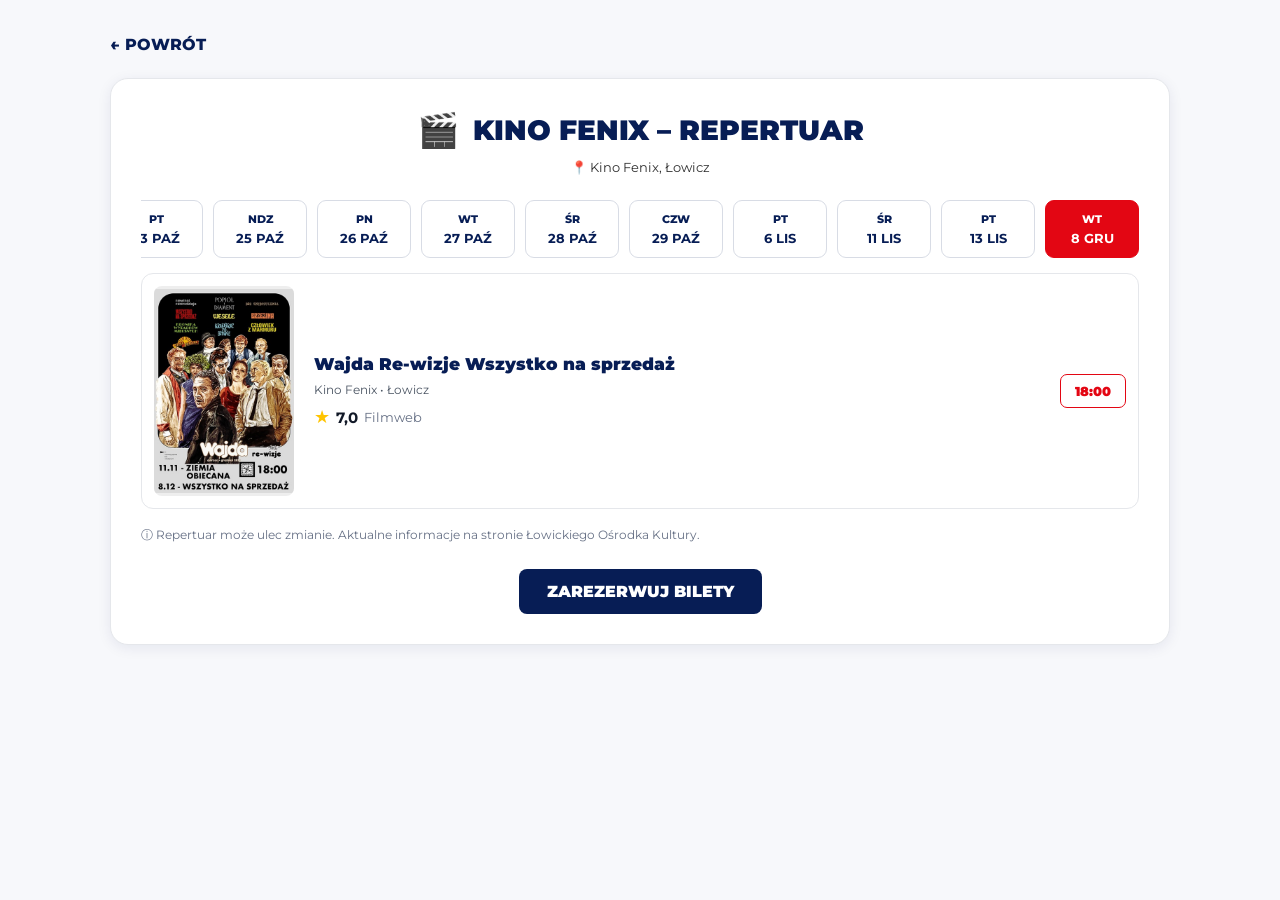
<file: public/repertuar.html>
<!DOCTYPE html>
<html lang="pl">
<head>
<meta charset="UTF-8">
<meta name="viewport" content="width=device-width, initial-scale=1.0">
<title>Kino Fenix – Repertuar</title>
<style>
*{box-sizing:border-box}
:root{--navy:#071d55;--red:#e30613;--border:#e5e7eb;--muted:#667085}
body{margin:0;background:#f7f8fb;color:var(--navy);font-family:Arial,Helvetica,sans-serif}
a{color:inherit;text-decoration:none}
.page{max-width:1100px;margin:0 auto;padding:35px 20px 60px}
.back{display:inline-flex;align-items:center;gap:8px;font-weight:800;margin-bottom:24px}
.repertoire-box{background:white;border:1px solid var(--border);border-radius:18px;box-shadow:0 3px 14px rgba(7,29,85,.08);padding:30px}
.heading{display:flex;align-items:center;justify-content:center;gap:14px;font-size:28px;font-weight:900;text-transform:uppercase}
.heading-icon{font-size:34px;color:var(--red)}
.place{text-align:center;margin-top:8px;font-size:13px;color:#303030}
.days{display:flex;gap:10px;overflow-x:auto;padding:25px 0 15px;scrollbar-width:thin}
.day-btn{min-width:94px;border:1px solid #d8dce5;background:white;color:var(--navy);border-radius:9px;padding:11px 12px;cursor:pointer;font-weight:800}
.day-btn span{display:block;font-size:11px;text-transform:uppercase}
.day-btn strong{display:block;margin-top:4px;font-size:13px}
.day-btn.active{background:var(--red);border-color:var(--red);color:white}
.movies{border:1px solid var(--border);border-radius:12px;overflow:hidden}
.movie{display:grid;grid-template-columns:140px minmax(0,1fr) auto;gap:20px;align-items:center;padding:12px;border-bottom:1px solid var(--border)}
.movie:last-child{border-bottom:0}
.poster{width:140px;height:210px;border-radius:8px;overflow:hidden;background:#eee;display:flex;align-items:center;justify-content:center}
.poster img{width:100%;height:100%;object-fit:contain;object-position:center}
.movie-title{font-size:17px;font-weight:900;margin-bottom:8px}
.movie-info{font-size:12px;color:#4b5563}
.times{display:flex;gap:10px;flex-wrap:wrap;justify-content:flex-end}
.time{border:1.5px solid var(--red);color:var(--red);border-radius:7px;padding:8px 14px;font-size:13px;font-weight:900}
.empty{text-align:center;padding:45px;color:var(--muted)}
.note{margin-top:18px;font-size:12px;color:var(--muted)}
.actions{display:flex;justify-content:center;margin-top:25px}
.ticket{background:var(--navy);color:white;padding:13px 28px;border-radius:8px;font-weight:900}
@media(max-width:700px){
.page{padding:20px 10px 40px}
.repertoire-box{padding:18px 12px}
.heading{font-size:21px}
.movie{grid-template-columns:82px minmax(0,1fr);gap:12px}
.poster{width:82px;height:110px}
.times{grid-column:1/-1;justify-content:flex-start;padding-left:94px}
.day-btn{min-width:78px}
}

html,
body,
button,
input,
textarea,
select{
    font-family:"Montserrat", Arial, sans-serif !important;
}


.movie-title a{
    color:inherit;
    text-decoration:none;
}

.movie-title a:hover{
    text-decoration:underline;
}


.filmweb-rating{
    display:flex;
    align-items:center;
    gap:6px;
    margin-top:9px;
    font-size:13px;
}

.filmweb-star{
    color:#ffc400;
    font-size:18px;
}

.filmweb-rating strong{
    font-size:15px;
    color:#111827;
}

.filmweb-rating span:last-child{
    color:#667085;
}


.poster a{
    display:block;
    width:100%;
    height:100%;
}

</style>

<link rel="preconnect" href="https://fonts.googleapis.com">
<link rel="preconnect" href="https://fonts.gstatic.com" crossorigin>
<link href="https://fonts.googleapis.com/css2?family=Montserrat:wght@400;500;600;700;800;900&display=swap" rel="stylesheet">

</head>
<body>
<main class="page">
<a class="back" href="index.html#kalendarz">← POWRÓT</a>
<section class="repertoire-box">
<div class="heading"><span class="heading-icon">🎬</span><span>Kino Fenix – repertuar</span></div>
<div class="place">📍 Kino Fenix, Łowicz</div>
<div class="days" id="days"></div>
<div class="movies" id="movies"></div>
<div class="note">ⓘ Repertuar może ulec zmianie. Aktualne informacje na stronie Łowickiego Ośrodka Kultury.</div>
<div class="actions"><a class="ticket" href="https://lok.art.pl/repertuar/">ZAREZERWUJ BILETY</a></div>
</section>
</main>
<script>
const DAYS=["NDZ","PN","WT","ŚR","CZW","PT","SOB"];
const MONTHS=["STY","LUT","MAR","KWI","MAJ","CZE","LIP","SIE","WRZ","PAŹ","LIS","GRU"];
let cinemaData={};
let selectedDate=null;

function escapeHtml(value){
    return String(value ?? "")
        .replaceAll("&","&amp;")
        .replaceAll("<","&lt;")
        .replaceAll(">","&gt;")
        .replaceAll('"',"&quot;")
        .replaceAll("'","&#039;");
}

async function loadCinema(){
    try{
        const response=await fetch("cinema.json?v="+Date.now());
        if(!response.ok) throw new Error("Błąd cinema.json");
        cinemaData=await response.json();
        const dates=Object.keys(cinemaData)
            .filter(key=>/^\d{4}-\d{2}-\d{2}$/.test(key))
            .sort();
        if(!dates.length) throw new Error("Brak repertuaru");
        const params = new URLSearchParams(window.location.search);
const requestedDate = params.get("date");

if (requestedDate && dates.includes(requestedDate)) {

    selectedDate = requestedDate;

} else {

    const today = new Date();

    const todayKey = [
        today.getFullYear(),
        String(today.getMonth()+1).padStart(2,"0"),
        String(today.getDate()).padStart(2,"0")
    ].join("-");

    selectedDate = dates.find(date=>date>=todayKey) || dates[0];

}
        renderDays();
        renderMovies();
    }catch(error){
        console.error(error);
        document.getElementById("movies").innerHTML='<div class="empty">Nie udało się wczytać repertuaru.</div>';
    }
}

function renderDays(){
    const dates=Object.keys(cinemaData)
        .filter(key=>/^\d{4}-\d{2}-\d{2}$/.test(key))
        .sort();
    document.getElementById("days").innerHTML=dates.map(dateKey=>{
        const date=new Date(dateKey+"T12:00:00");
        const active=dateKey===selectedDate?" active":"";
        return `<button class="day-btn${active}" data-date="${dateKey}">
            <span>${DAYS[date.getDay()]}</span>
            <strong>${date.getDate()} ${MONTHS[date.getMonth()]}</strong>
        </button>`;
    }).join("");
    document.querySelectorAll(".day-btn").forEach(button=>{
        button.addEventListener("click",()=>{
            selectedDate=button.dataset.date;
            renderDays();
            renderMovies();
        });
    });
    const active=document.querySelector(".day-btn.active");
    if(active) active.scrollIntoView({behavior:"smooth",block:"nearest",inline:"center"});
}

function renderMovies(){
    const cinemaEvent=(cinemaData[selectedDate]||[]).find(event=>
        event.type==="cinema" && Array.isArray(event.movies)
    );
    if(!cinemaEvent){
        document.getElementById("movies").innerHTML='<div class="empty">Brak seansów w tym dniu.</div>';
        return;
    }
    document.getElementById("movies").innerHTML=cinemaEvent.movies.map(movie=>`
        <article class="movie">
            <div class="poster">
                ${movie.image
                    ? movie.filmweb
                        ? `<a href="${escapeHtml(movie.filmweb)}" target="_blank" rel="noopener noreferrer" aria-label="${escapeHtml(movie.title)} na Filmwebie"><img src="${escapeHtml(movie.image)}" alt="${escapeHtml(movie.title)}"></a>`
                        : `<img src="${escapeHtml(movie.image)}" alt="${escapeHtml(movie.title)}">`
                    : ""
                }
            </div>
            <div>
                <div class="movie-title">
                    ${movie.filmweb
                        ? `<a href="${escapeHtml(movie.filmweb)}" target="_blank" rel="noopener noreferrer">${escapeHtml(movie.title)}</a>`
                        : escapeHtml(movie.title)
                    }
                </div>
                <div class="movie-info">Kino Fenix • Łowicz</div>
                <div class="filmweb-rating">
                    <span class="filmweb-star">★</span>
                    <strong>${movie.filmwebRating || "—"}</strong>
                    <span>Filmweb</span>
                </div>
            </div>
            <div class="times">
                ${(movie.times||[]).map(time=>`<span class="time">${escapeHtml(time)}</span>`).join("")}
            </div>
        </article>
    `).join("");
}

loadCinema();
</script>
</body>
</html>
</file>
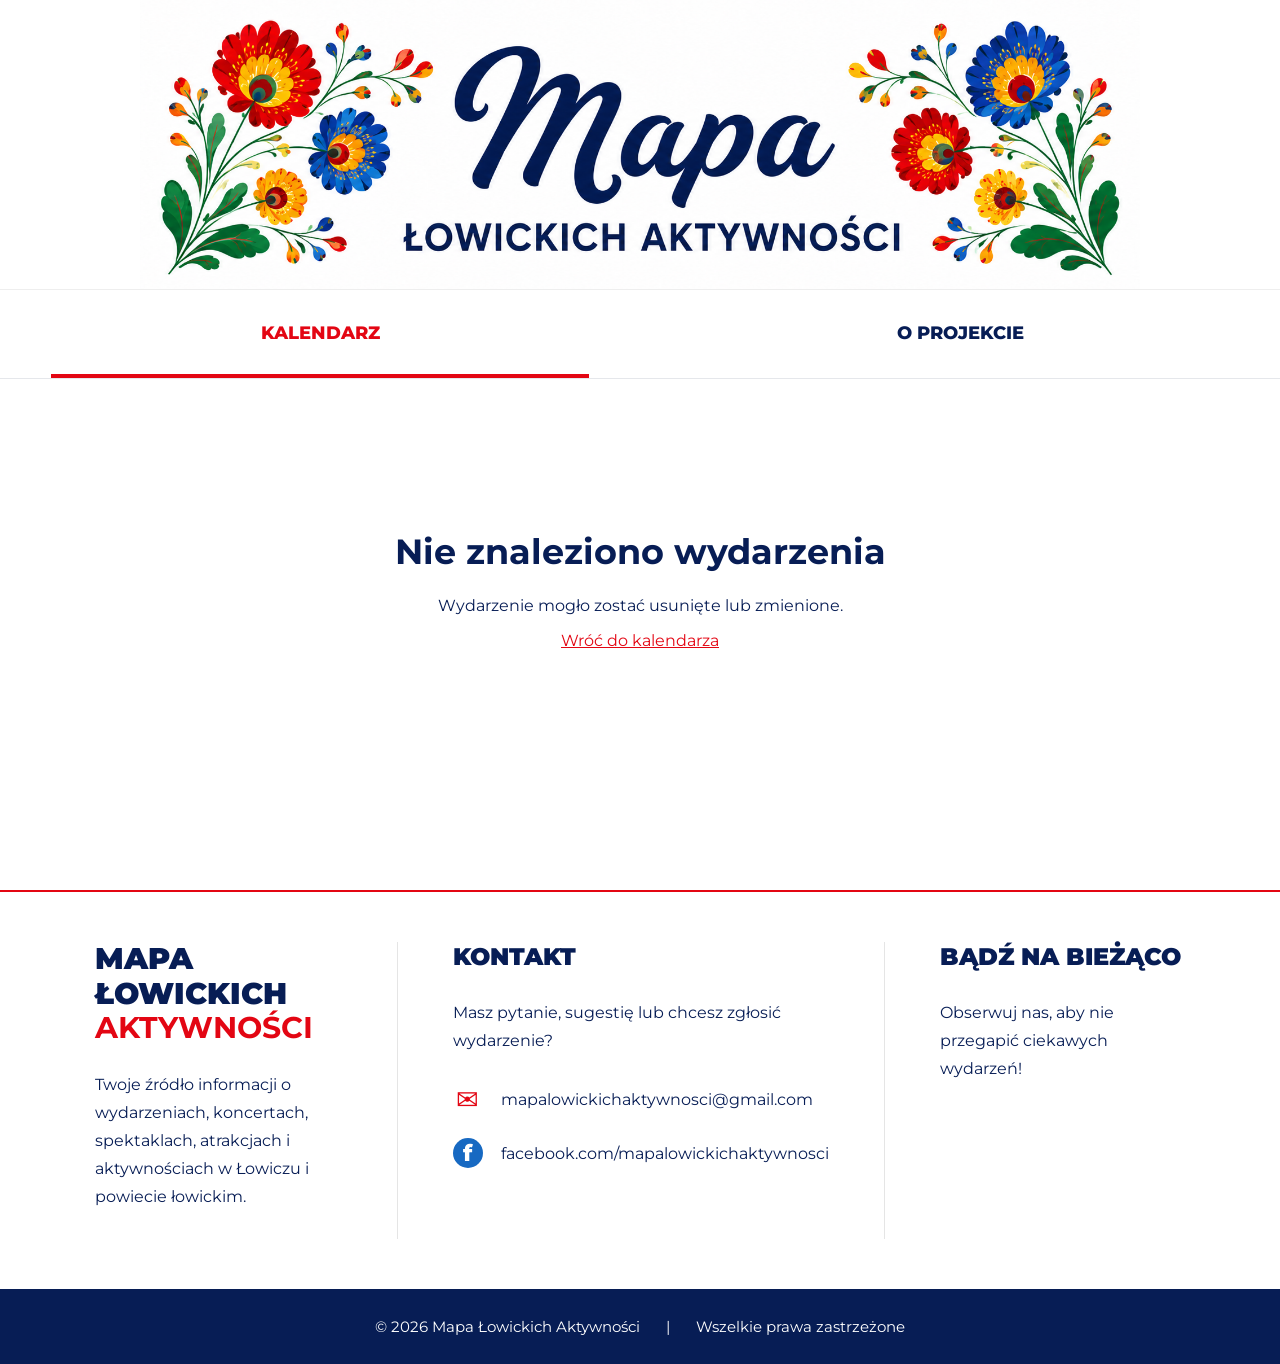
<file: public/wydarzenie.html>
<!DOCTYPE html>
<html lang="pl">

<head>

<meta charset="UTF-8">
<meta name="viewport" content="width=device-width, initial-scale=1.0">

<title>Wydarzenie | Mapa Łowickich Aktywności</title>

<link rel="stylesheet" href="style.css">


<link rel="preconnect" href="https://fonts.googleapis.com">
<link rel="preconnect" href="https://fonts.gstatic.com" crossorigin>
<link href="https://fonts.googleapis.com/css2?family=Montserrat:wght@400;500;600;700;800;900&display=swap" rel="stylesheet">

</head>


<body>


<header class="site-header">

<div class="header-image">

<a href="index.html">

<img
    src="naglowek.png"
    alt="Mapa Łowickich Aktywności"
>

</a>

</div>

</header>


<nav class="main-nav">

    <div class="nav-inner">

   <a href="index.html#kalendarz" class="nav-link active">
    <span class="nav-text">Kalendarz</span>
</a>

<a href="o-projekcie.html" class="nav-link">
    <span class="nav-text">O projekcie</span>
</a>

    </div>

</nav>


<main
    class="event-page"
    id="eventPage"
></main>


<footer class="site-footer">
    <div class="footer-main">
        <div class="footer-column footer-about">
            <h2>MAPA ŁOWICKICH<br><strong>AKTYWNOŚCI</strong></h2>
            <p>Twoje źródło informacji o wydarzeniach, koncertach, spektaklach, atrakcjach i aktywnościach w Łowiczu i powiecie łowickim.</p>
        </div>

        <div class="footer-column footer-contact">
            <h3>KONTAKT</h3>
            <p>Masz pytanie, sugestię lub chcesz zgłosić wydarzenie?</p>
            <a class="footer-contact-row" href="mailto:mapalowickichaktywnosci@gmail.com">
                <span class="footer-contact-icon">✉</span>
                <span>mapalowickichaktywnosci@gmail.com</span>
            </a>
        
            <a class="footer-contact-row"
               href="https://facebook.com/mapalowickichaktywnosci"
               target="_blank"
               rel="noopener">

                <span class="footer-facebook">f</span>

                <span>facebook.com/mapalowickichaktywnosci</span>

            </a>

      
        </div>

        <div class="footer-column footer-follow">
            <h3>BĄDŹ NA BIEŻĄCO</h3>
            <p>Obserwuj nas, aby nie przegapić ciekawych wydarzeń!</p>
        </div>
    </div>

    <div class="footer-bottom">
        © 2026 Mapa Łowickich Aktywności <span>|</span> Wszelkie prawa zastrzeżone
    </div>
</footer>


<script>


function escapeHtml(value){

    if(
        value === null ||
        value === undefined
    ){
        return "";
    }

    return String(value)

        .replaceAll("&","&amp;")
        .replaceAll("<","&lt;")
        .replaceAll(">","&gt;")
        .replaceAll('"',"&quot;")
        .replaceAll("'","&#039;");

}



function expandEvents(events){

    const result = [];


    events.forEach(event => {


        if(
            event.type === "cinema" &&
            Array.isArray(event.movies)
        ){


            event.movies.forEach(movie => {


                result.push({

                    title:movie.title,

                    time:movie.times
                        ? movie.times.join(", ")
                        : "",

                    image:movie.image,

                    place:event.place,

                    category:event.category || "Kino",

                    organizer:event.organizer,

                    source:event.source,

                    description:
                        movie.description ||
                        event.description ||
                        ""

                });


            });


        }else{


            result.push(event);


        }


    });


    return result;

}



function getCategoryStyle(category = ""){

    const value = category.toLowerCase();


    if(
        value.includes("kino") ||
        value.includes("film")
    ){

        return {
            icon:"🎬",
            color:"#3d9555"
        };

    }


    if(
        value.includes("koncert") ||
        value.includes("muzyka")
    ){

        return {
            icon:"♫",
            color:"#58a7cd"
        };

    }


    if(
        value.includes("teatr") ||
        value.includes("spektakl")
    ){

        return {
            icon:"🎭",
            color:"#812719"
        };

    }


    if(
        value.includes("kabaret") ||
        value.includes("stand")
    ){

        return {
            icon:"🎭",
            color:"#ef4819"
        };

    }


    if(
        value.includes("warsztat") ||
        value.includes("folklor")
    ){

        return {
            icon:"🧵",
            color:"#f5a900"
        };

    }


    if(
        value.includes("sport") ||
        value.includes("bieg") ||
        value.includes("rower")
    ){

        return {
            icon:"🏃",
            color:"#d40d27"
        };

    }


    if(
        value.includes("rodzin") ||
        value.includes("dziec")
    ){

        return {
            icon:"★",
            color:"#70c7aa"
        };

    }


    if(value.includes("motoryz")){

        return {
            icon:"🚗",
            color:"#ef7f00"
        };

    }


    if(
        value.includes("kultur") ||
        value.includes("literatur")
    ){

        return {
            icon:"📖",
            color:"#373174"
        };

    }


    return {
        icon:"✦",
        color:"#b85193"
    };

}



async function loadEvent(){

    const params =
        new URLSearchParams(window.location.search);


    const dateKey =
        params.get("date");


    const eventIndex =
        Number(params.get("event"));


    if(
        !dateKey ||
        !Number.isInteger(eventIndex)
    ){

        showError();

        return;

    }


    try{


        const cacheBust = Date.now();


        const loadJson = async fileName => {

            try{

                const response = await fetch(

                    fileName + "?v=" + cacheBust

                );


                if(!response.ok){

                    return {};

                }


                return await response.json();


            }catch(error){

                console.warn(
                    "Błąd pliku " + fileName,
                    error
                );

                return {};

            }

        };


        const [
            regularEvents,
            cinemaEvents
        ] = await Promise.all([

            loadJson("events.json"),

            loadJson("cinema.json")

        ]);


        const events = [

            ...(Array.isArray(regularEvents[dateKey])
                ? regularEvents[dateKey]
                : []),

            ...(Array.isArray(cinemaEvents[dateKey])
                ? cinemaEvents[dateKey]
                : [])

        ];


        const event = events[eventIndex];


        if(!event){

            showError();

            return;

        }


        if(
            event.type === "cinema" &&
            Array.isArray(event.movies)
        ){

            window.location.href =

                "repertuar.html?date=" +

                encodeURIComponent(dateKey);


            return;

        }


        renderEvent(
            event,
            dateKey
        );


    }catch(error){


        console.error(error);

        showError();


    }

}


function renderEvent(event,dateKey){

    const page =
        document.getElementById("eventPage");


    const date = new Date(

        dateKey + "T12:00:00"

    );


    const formattedDate =

        date.toLocaleDateString(

            "pl-PL",

            {

                weekday:"long",
                day:"2-digit",
                month:"long",
                year:"numeric"

            }

        );


    const category = getCategoryStyle(

        event.category || ""

    );


    document.title =

        event.title +

        " | Mapa Łowickich Aktywności";


    page.innerHTML = `


        <a
            class="back-link"
            href="index.html"
        >

            ← Wróć do kalendarza

        </a>


        <div class="event-category">


            <div
                class="category-icon"
                style="background:${category.color};"
            >

                ${category.icon}

            </div>


            <div class="category-name">

                ${escapeHtml(
                    event.category || "Wydarzenie"
                )}

            </div>


        </div>


        <h1 class="event-title">

            ${escapeHtml(event.title)}

        </h1>


        <div class="poster-area">


            ${

                event.image

                ? `

                    <img
                        class="poster-main"
                        src="${escapeHtml(event.image)}"
                        alt="${escapeHtml(event.title)}"
                    >

                `

                : `

                    <div class="no-poster">

                        ${category.icon}

                    </div>

                `

            }


        </div>


        <div class="event-details">


            <div class="detail-row">


                <div class="detail-icon">

                    <svg
                        viewBox="0 0 24 24"
                        fill="none"
                        stroke-width="1.7"
                        stroke-linecap="round"
                        stroke-linejoin="round"
                    >

                        <rect
                            x="3"
                            y="5"
                            width="18"
                            height="16"
                            rx="1"
                        ></rect>

                        <line
                            x1="16"
                            y1="3"
                            x2="16"
                            y2="7"
                        ></line>

                        <line
                            x1="8"
                            y1="3"
                            x2="8"
                            y2="7"
                        ></line>

                        <line
                            x1="3"
                            y1="10"
                            x2="21"
                            y2="10"
                        ></line>

                    </svg>

                </div>


                <div class="detail-text event-date-time">

                    ${formattedDate}

                    ${

                        event.time

                        ? `, ${escapeHtml(event.time)}`

                        : ""

                    }

                </div>


            </div>


            ${

                event.place

                ? `

                    <div class="detail-row">


                        <div class="detail-icon">

                            <svg
                                viewBox="0 0 24 24"
                                fill="none"
                                stroke-width="1.7"
                                stroke-linecap="round"
                                stroke-linejoin="round"
                            >

                                <path
                                    d="M21 10c0 7-9 12-9 12S3 17 3 10a9 9 0 1 1 18 0z"
                                ></path>

                                <circle
                                    cx="12"
                                    cy="10"
                                    r="3"
                                ></circle>

                            </svg>

                        </div>


                        <div class="detail-text">

                            miejsce: ${escapeHtml(event.place)}

                        </div>


                    </div>

                `

                : ""

            }


            ${

                event.organizer

                ? `

                    <div class="organizer-row">


                        <div class="detail-icon">

                            <svg
                                viewBox="0 0 24 24"
                                fill="none"
                                stroke-width="1.7"
                                stroke-linecap="round"
                                stroke-linejoin="round"
                            >

                                <path
                                    d="M20 21v-2a4 4 0 0 0-4-4H8a4 4 0 0 0-4 4v2"
                                ></path>

                                <circle
                                    cx="12"
                                    cy="7"
                                    r="4"
                                ></circle>

                            </svg>

                        </div>


                        <div class="organizer-text">

                            organizator: ${escapeHtml(event.organizer)}

                        </div>


                    </div>

                `

                : ""

            }


        </div>


        ${

            event.description

            ? `

                <div class="description">


                    <h2 class="description-title">

                        O wydarzeniu

                    </h2>


                    <div class="description-text">

                        ${escapeHtml(event.description)}

                    </div>


                </div>

            `

            : ""

        }


        ${

            event.source

            ? `

                <div class="source-wrap">


                    <a

                        class="source-button"

                        href="${escapeHtml(event.source)}"

                        target="_blank"

                        rel="noopener noreferrer"

                    >

                        Więcej informacji

                    </a>


                </div>

            `

            : ""

        }


    `;

}



function showError(){

    const page =
        document.getElementById("eventPage");


    page.innerHTML = `


        <div class="error">


            <h1>

                Nie znaleziono wydarzenia

            </h1>


            <p>

                Wydarzenie mogło zostać usunięte lub zmienione.

            </p>


            <a href="index.html">

                Wróć do kalendarza

            </a>


        </div>


    `;

}



loadEvent();


</script>


</body>

</html>
</file>
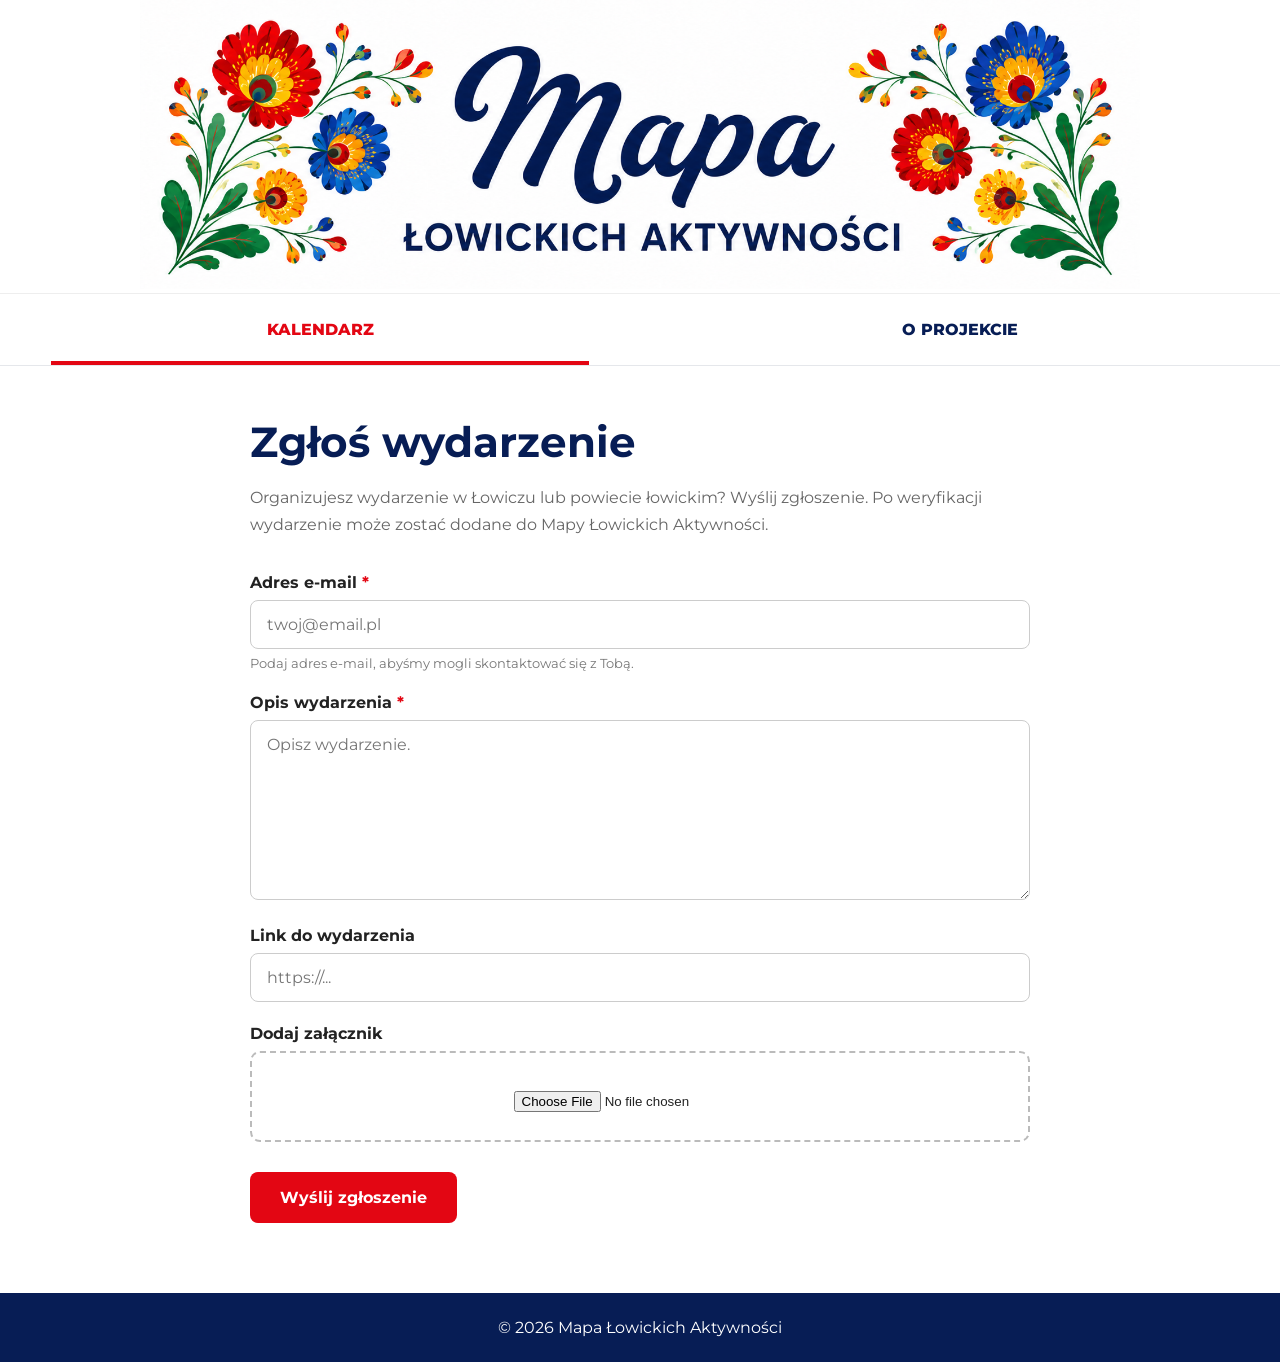
<file: public/zglos-wydarzenie.html>
<!DOCTYPE html>
<html lang="pl">
<head>
<meta charset="UTF-8">
<meta name="viewport" content="width=device-width, initial-scale=1.0">
<title>Zgłoś wydarzenie | Mapa Łowickich Aktywności</title>
<link rel="preconnect" href="https://fonts.googleapis.com">
<link rel="preconnect" href="https://fonts.gstatic.com" crossorigin>
<link href="https://fonts.googleapis.com/css2?family=Montserrat:wght@400;600;700;800&display=swap" rel="stylesheet">
<style>
:root{--navy:#071d55;--red:#e30613;--border:#e5e7eb}
*{box-sizing:border-box}
body{margin:0;font-family:Montserrat,Arial,sans-serif;background:#fff;color:#222}
.site-header{background:#fff}.header-image{max-width:1000px;margin:auto}.header-image img{width:100%}
.main-nav{border-top:1px solid #eee;border-bottom:1px solid var(--border)}
.nav-inner{max-width:1450px;margin:auto;display:grid;grid-template-columns:repeat(2,1fr)}
.nav-link{text-decoration:none;color:var(--navy);font-weight:800;text-transform:uppercase;text-align:center;padding:26px 10px;position:relative}
.nav-link.active{color:var(--red)}
.nav-link.active:after{content:"";position:absolute;left:8%;right:8%;bottom:0;height:4px;background:var(--red)}
.container{max-width:820px;margin:50px auto;padding:0 20px}
h1{color:var(--navy);font-size:42px;margin-bottom:10px}
.lead{color:#666;line-height:1.7;margin-bottom:35px}
label{display:block;font-weight:700;margin:22px 0 8px}
.req{color:var(--red)}
input[type=email],input[type=url],textarea{width:100%;padding:14px 16px;border:1px solid #ccc;border-radius:8px;font:inherit}
textarea{min-height:180px;resize:vertical}
.help{font-size:13px;color:#777;margin-top:6px}
.file-box{border:2px dashed #bbb;border-radius:10px;padding:28px;text-align:center}
.file-box input{margin-top:10px}
button{margin-top:30px;background:var(--red);color:#fff;border:0;padding:16px 30px;border-radius:8px;font:700 16px Montserrat;cursor:pointer}
button:disabled{opacity:.5;cursor:not-allowed}
.error{color:#c00;font-size:13px;margin-top:6px;display:none}
.footer-bottom{margin-top:70px;background:var(--navy);color:#fff;text-align:center;padding:25px}
</style>
</head>
<body>
<header class="site-header">
<div class="header-image"><a href="index.html"><img src="naglowek.png" alt=""></a></div>
</header>

<nav class="main-nav">
<div class="nav-inner">
<a href="index.html#kalendarz" class="nav-link active">
    <span class="nav-text">Kalendarz</span>
</a>

<a href="o-projekcie.html" class="nav-link">
    <span class="nav-text">O projekcie</span>
</a>
</div>
</nav>

<div class="container">
<h1>Zgłoś wydarzenie</h1>
<p class="lead">Organizujesz wydarzenie w Łowiczu lub powiecie łowickim? Wyślij zgłoszenie. Po weryfikacji wydarzenie może zostać dodane do Mapy Łowickich Aktywności.</p>

<form id="form">
<label>Adres e-mail <span class="req">*</span></label>
<input id="email" type="email" required placeholder="twoj@email.pl">
<div class="help">Podaj adres e-mail, abyśmy mogli skontaktować się z Tobą.</div>
<div id="emailError" class="error">Podaj poprawny adres e-mail.</div>

<label>Opis wydarzenia <span class="req">*</span></label>
<textarea id="opis" required placeholder="Opisz wydarzenie."></textarea>
<div id="opisError" class="error">Opis wydarzenia jest wymagany.</div>

<label>Link do wydarzenia</label>
<input id="link" type="url" placeholder="https://...">

<label>Dodaj załącznik</label>
<div class="file-box">
<input id="file" type="file">
</div>

<button id="submitBtn" type="submit">Wyślij zgłoszenie</button>
</form>
</div>

<div class="footer-bottom">© 2026 Mapa Łowickich Aktywności</div>

<script>
document.getElementById("form").addEventListener("submit", async function(e){
e.preventDefault();

let ok=true;
const em=document.getElementById("email");
const op=document.getElementById("opis");

document.getElementById("emailError").style.display="none";
document.getElementById("opisError").style.display="none";

if(!em.checkValidity()){
document.getElementById("emailError").style.display="block";
ok=false;
}

if(op.value.trim()===""){
document.getElementById("opisError").style.display="block";
ok=false;
}

if(!ok) return;

const btn=document.getElementById("submitBtn");
btn.disabled=true;
btn.textContent="Wysyłanie...";

try{
const response=await fetch("https://mapa-lowickich-api.kplichta.workers.dev/submit",{
method:"POST",
headers:{"Content-Type":"application/json"},
body:JSON.stringify({
email:em.value,
opis:op.value,
link:document.getElementById("link").value
})
});

if(!response.ok) throw new Error();

alert("Dziękujemy! Zgłoszenie zostało wysłane.");
document.getElementById("form").reset();
}catch(err){
alert("Nie udało się wysłać zgłoszenia.");
console.error(err);
}finally{
btn.disabled=false;
btn.textContent="Wyślij zgłoszenie";
}
});
</script>
</body>
</html>
</file>
<file: public/style.css>
*{
    box-sizing:border-box;
}

:root{
    --navy:#071d55;
    --red:#e30613;
    --border:#e5e7eb;
    --muted:#667085;
}
.about-content{
    max-width:900px;
    margin:auto;
    line-height:1.8;
    font-size:17px;
}

.about-content h2{
    font-size:34px;
    margin-bottom:20px;
    color:#1f4f82;
}

.about-content h3{
    margin-bottom:15px;
    color:#1f4f82;
    font-size:24px;
}

.about-box{
    margin:35px 0;
    padding:28px;
    background:#fafafa;
    border-radius:18px;
    border:1px solid #e5e5e5;
}

.about-grid{
    display:grid;
    grid-template-columns:repeat(auto-fit,minmax(180px,1fr));
    gap:18px;
    margin-top:20px;
}

.about-grid div{
    background:white;
    border-radius:14px;
    padding:25px 15px;
    text-align:center;
    font-weight:600;
    font-size:17px;
    box-shadow:0 3px 10px rgba(0,0,0,.06);
}

.about-content p{
    margin:15px 0;
}

.about-content a{
    color:#1f4f82;
    font-weight:600;
}
html{
    scroll-behavior:smooth;
}

body{
    margin:0;
    background:#ffffff;
    color:var(--navy);
    font-family:Arial,Helvetica,sans-serif;
}

button,
a{
    font-family:inherit;
}

img{
    display:block;
}


/* =========================
   NAGŁÓWEK
========================= */

.site-header{
    width:100%;
    background:white;
}

.header-image{
    width:100%;
    max-width:1000px;
    margin:0 auto;
}

.header-image img{
    width:100%;
    height:auto;
}


/* =========================
   MENU
========================= */

.main-nav{
    width:100%;
    border-top:1px solid #eeeeee;
    border-bottom:1px solid #e5e7eb;
    background:white;
    overflow:hidden;
}

.nav-inner{
    width:100%;
    max-width:1450px;
    margin:0 auto;
    display:grid;
    grid-template-columns:repeat(2,minmax(0,1fr));
    gap:0;
}

.nav-link{
    position:relative;
    min-width:0;
    min-height:88px;
    display:flex;
    align-items:center;
    justify-content:center;
    padding:14px 18px;
    text-decoration:none;
    color:var(--navy);
    background:white;
    transition:.22s;
}

.nav-link:hover{
    background:#fffafa;
}

.nav-link.active{
    color:var(--red);
}

.nav-link.active::after{
    content:"";
    position:absolute;
    left:8%;
    right:8%;
    bottom:0;
    height:4px;
    background:var(--red);
}

.nav-text{
    font-size:18px;
    line-height:1.15;
    font-weight:800;
    text-align:center;
    text-transform:uppercase;
}


/* =========================
   STRONA
========================= */

.page{
    max-width:1450px;
    margin:0 auto;
    padding:45px 35px 70px;
}


/* =========================
   KALENDARZ + ZGŁOŚ
========================= */

.calendar-section{
    display:grid;
    grid-template-columns:minmax(0,1fr) minmax(0,1fr);
    gap:45px;
    align-items:stretch;
}


/* =========================
   KALENDARZ
========================= */

.calendar-box{
    width:100%;
}

.month-navigation{
    display:grid;
    grid-template-columns:60px 1fr 60px;
    align-items:center;
    margin-bottom:24px;
}

.month-title{
    text-align:center;
    font-size:32px;
    font-weight:900;
    color:var(--red);
    text-transform:uppercase;
}

.month-btn{
    width:52px;
    height:52px;
    border:0;
    background:transparent;
    color:var(--red);
    font-size:52px;
    line-height:1;
    cursor:pointer;
    transition:.2s;
}

.month-btn:hover{
    transform:scale(1.15);
}

.weekdays{
    display:grid;
    grid-template-columns:repeat(7,1fr);
    margin-bottom:10px;
}

.weekday{
    text-align:center;
    padding:10px 2px;
    font-size:16px;
    font-weight:900;
}

.calendar{
    display:grid;
    grid-template-columns:repeat(7,1fr);
    border:1px solid var(--border);
    border-radius:18px;
    overflow:hidden;
    padding:15px;
    background:white;
}

.day{
    position:relative;
    min-height:78px;
    display:flex;
    align-items:center;
    justify-content:center;
    font-size:23px;
    color:#111;
    cursor:default;
    border-radius:12px;
    transition:.2s;
}

.day.other-month{
    color:#b8b8b8;
}

.day.has-events{
    cursor:pointer;
    font-weight:700;
}

.day.has-events:hover{
    background:#fff0f1;
    color:var(--red);
}

.day.selected{
    background:var(--red);
    color:white;
    font-weight:900;
    box-shadow:0 7px 18px rgba(227,6,19,.25);
}


/* =========================
   ZGŁOŚ WYDARZENIE
========================= */

.submit-event{
    display:block;
    width:100%;
    border-radius:22px;
    overflow:hidden;
    text-decoration:none;
    transition:.25s;
    background:#faf7f0;
}

.submit-event:hover{
    transform:translateY(-5px);
    box-shadow:0 18px 40px rgba(7,29,85,.14);
}

.submit-event img{
    width:100%;
    height:100%;
    object-fit:cover;
}


/* =========================
   WYDARZENIA
========================= */

.events-section{
    margin-top:55px;
}

.events-heading{
    display:flex;
    align-items:center;
    gap:15px;
    margin-bottom:30px;
    font-size:28px;
    font-weight:900;
}

.events-heading-icon{
    width:43px;
    height:43px;
    display:flex;
    align-items:center;
    justify-content:center;
    font-size:31px;
}


/* =========================
   KAFELKI
========================= */

.events-list{
    display:grid;
    grid-template-columns:repeat(4,237px);
    gap:30px;
    align-items:start;
    justify-content:center;
}

.event-card{
    display:block;
    min-width:0;
    color:inherit;
    text-decoration:none;
}

.event-tile{
    background:white;
    border:1px solid #dddddd;
    border-radius:8px;
    overflow:hidden;
    box-shadow:0 2px 9px rgba(0,0,0,.12);
    cursor:pointer;
    transition:.22s;
}

.event-tile:hover{
    transform:translateY(-4px);
    box-shadow:0 9px 22px rgba(0,0,0,.17);
}


/* =========================
   PLAKAT + ROZMYTE TŁO
========================= */

.event-poster-box{
    position:relative;
    width:100%;
    height:290px;
    overflow:hidden;
    background:#ece9e2;
    display:flex;
    align-items:center;
    justify-content:center;
}

.event-poster-background{
    position:absolute;
    inset:-25px;
    width:calc(100% + 50px);
    height:calc(100% + 50px);
    object-fit:cover;
    object-position:center;
    filter:blur(20px);
    opacity:.62;
    transform:scale(1.12);
    z-index:1;
}

.event-poster-box::after{
    content:"";
    position:absolute;
    inset:0;
    background:rgba(0,0,0,.06);
    z-index:2;
    pointer-events:none;
}

.cinema-mosaic{
    position:absolute;
    inset:0;
    z-index:3;
    display:grid;
    grid-template-columns:repeat(4,1fr);
    gap:3px;
    padding:7px;
    background:#f7f5ef;
}

.cinema-mosaic img{
    width:100%;
    height:100%;
    object-fit:cover;
    object-position:center;
    min-width:0;
}


.event-poster-main{
    position:relative;
    z-index:3;
    width:100%;
    height:100%;
    object-fit:contain;
    object-position:center;
    background:#fff;
}

.event-poster-box:has(.event-poster-main.portrait){
    height:auto;
    aspect-ratio:auto;
}

.event-poster-box:has(.event-poster-main.portrait) .event-poster-main{
    width:100%;
    height:auto;
    object-fit:contain;
    display:block;
}

.event-poster-box:has(.event-poster-main.portrait) .event-poster-background{
    display:none;
}

.event-poster-box:has(.event-poster-main.landscape) .event-poster-background{
    display:none;
}

.event-no-image{
    position:relative;
    z-index:3;
    width:100%;
    height:100%;
    display:flex;
    align-items:center;
    justify-content:center;
    font-size:65px;
    background:#f7f5ef;
}


/* =========================
   TREŚĆ KAFELKA
========================= */

.event-tile-content{
    padding:13px 15px 15px;
}

.event-title-row{
    display:grid;
    grid-template-columns:42px minmax(0,1fr);
    gap:9px;
    align-items:center;
    min-height:48px;
}

.event-category-icon{
    width:40px;
    height:40px;
    border-radius:50%;
    display:flex;
    align-items:center;
    justify-content:center;
    color:white;
    font-size:18px;
}

.event-title{
    color:var(--navy);
    font-size:14px;
    font-weight:700;
    line-height:1.35;
}

.event-divider{
    height:1px;
    background:#dddddd;
    margin:9px 0 8px;
}

.event-meta{
    display:flex;
    flex-direction:column;
    gap:3px;
}

.event-meta-row{
    color:#303030;
    font-size:11px;
    line-height:1.25;
}


/* =========================
   BRAK WYDARZEŃ
========================= */

.empty-events{
    grid-column:1 / -1;
    padding:60px 25px;
    text-align:center;
    color:var(--muted);
    font-size:18px;
}


/* =========================
   POKAŻ WIĘCEJ
========================= */

.show-more-wrap{
    display:flex;
    justify-content:center;
    margin-top:35px;
}

.show-more{
    border:1.5px solid var(--red);
    background:white;
    color:var(--red);
    padding:14px 35px;
    border-radius:30px;
    font-size:14px;
    font-weight:900;
    cursor:pointer;
    text-transform:uppercase;
}

.show-more:hover{
    background:var(--red);
    color:white;
}


/* =========================
   STOPKA
========================= */

.footer{
    border-top:1px solid var(--border);
    padding:35px 20px;
    text-align:center;
    color:#777;
    font-size:13px;
}


/* =========================
   TABLET
========================= */

@media(max-width:1100px){

    .page{
        padding-left:20px;
        padding-right:20px;
    }

    .calendar-section{
        gap:25px;
    }

    .events-list{
        grid-template-columns:repeat(3,237px);
        gap:22px;
    }

}


/* =========================
   MOBILE
========================= */

@media(max-width:800px){

    .nav-inner{
        grid-template-columns:repeat(2,minmax(0,1fr));
    }

    .nav-link{
        min-height:72px;
        padding:9px 5px;
    }

    .nav-text{
        font-size:11px;
        line-height:1.15;
    }

    .nav-link.active::after{
        left:5%;
        right:5%;
        height:3px;
    }

    .page{
        padding:25px 12px 50px;
    }

    .calendar-section{
        grid-template-columns:1fr;
        gap:25px;
    }

    .month-navigation{
        margin-bottom:12px;
    }

    .month-title{
        font-size:25px;
    }

    .month-btn{
        width:45px;
        height:45px;
        font-size:43px;
    }

    .weekday{
        font-size:11px;
    }

    .calendar{
        padding:7px;
        border-radius:13px;
    }

    .day{
        min-height:53px;
        font-size:17px;
        border-radius:8px;
    }

    .submit-event{
        border-radius:15px;
    }

    .submit-event img{
        height:auto;
    }

    .events-section{
        margin-top:40px;
    }

    .events-heading{
        font-size:21px;
        margin-bottom:22px;
    }

    .events-heading-icon{
        width:32px;
        height:32px;
        font-size:25px;
    }

    .events-list{
        grid-template-columns:repeat(2,minmax(0,1fr));
        gap:12px;
        justify-content:stretch;
    }

    .event-poster-box{
        height:220px;
    }

    .event-tile-content{
        padding:10px;
    }

    .event-title-row{
        grid-template-columns:34px minmax(0,1fr);
        gap:7px;
        min-height:42px;
    }

    .event-category-icon{
        width:34px;
        height:34px;
        font-size:15px;
    }

    .event-title{
        font-size:12px;
    }

    .event-meta-row{
        font-size:10px;
    }

}


/* =========================
   MAŁE TELEFONY
========================= */

@media(max-width:430px){

    .nav-link{
        min-height:66px;
        padding:8px 3px;
    }

    .nav-text{
        font-size:9px;
    }

.weekday{
        font-size:9px;
    }

    .day{
        min-height:47px;
        font-size:15px;
    }

    .month-title{
        font-size:22px;
    }

    .events-list{
        gap:9px;
    }

    .event-poster-box{
        height:195px;
    }

    .event-tile-content{
        padding:8px;
    }

    .event-title-row{
        grid-template-columns:31px minmax(0,1fr);
        gap:6px;
        min-height:38px;
    }

    .event-category-icon{
        width:31px;
        height:31px;
        font-size:14px;
    }

    .event-title{
        font-size:11px;
        line-height:1.3;
    }

    .event-meta-row{
        font-size:9px;
    }

}


html,
body,
button,
input,
textarea,
select{
    font-family:"Montserrat", Arial, sans-serif !important;
}


.site-footer{margin-top:70px;background:#fff;color:var(--navy);border-top:2px solid var(--red)}
.footer-main{max-width:1280px;margin:0 auto;padding:50px 40px;display:grid;grid-template-columns:1fr 1.15fr 1fr}
.footer-column{padding:0 55px}
.footer-column+.footer-column{border-left:1px solid #e5e5e5}
.footer-about h2{margin:0 0 25px;font-size:30px;line-height:1.15;font-weight:900}
.footer-about h2 strong{color:var(--red)}
.footer-column h3{margin:0 0 28px;font-size:24px;font-weight:900}
.footer-column p{margin:0 0 28px;font-size:16px;line-height:1.75}
.footer-contact-row{display:flex;align-items:center;gap:18px;margin:22px 0;color:var(--navy);text-decoration:none;font-size:16px}
a.footer-contact-row:hover{color:var(--red)}
.footer-contact-icon{width:30px;color:var(--red);font-size:27px;text-align:center}
.footer-facebook{width:30px;height:30px;border-radius:50%;background:#1769c2;color:#fff;display:flex;align-items:center;justify-content:center;font-size:23px;font-weight:800}
.footer-bottom{background:var(--navy);color:#fff;padding:28px 20px;text-align:center;font-size:15px}
.footer-bottom span{margin:0 22px}
@media(max-width:800px){
.footer-main{grid-template-columns:1fr;padding:20px 22px 35px}
.footer-column{padding:30px 5px;text-align:center}
.footer-column+.footer-column{border-left:0;border-top:1px solid #e5e5e5}
.footer-contact-row{justify-content:center}
.footer-bottom{font-size:13px;line-height:1.8}
.footer-bottom span{margin:0 8px}
}


/* ======================================================
   STRONA WYDARZENIA
   Style specyficzne dla wydarzenie.html
====================================================== */

/* =========================
   STRONA WYDARZENIA
========================= */

.event-page{
    width:100%;
    max-width:1060px;
    margin:0 auto;
    padding:48px 30px 90px;
}


/* =========================
   POWRÓT
========================= */

.back-link{
    display:inline-block;
    margin-bottom:34px;
    color:#777;
    text-decoration:none;
    font-size:13px;
    font-weight:600;
}

.back-link:hover{
    color:var(--red);
}


/* =========================
   KATEGORIA
========================= */

.event-category{
    display:flex;
    align-items:center;
    gap:10px;
    margin-bottom:19px;
}

.category-icon{
    width:37px;
    height:37px;
    border-radius:50%;
    display:flex;
    align-items:center;
    justify-content:center;
    color:white;
    font-size:16px;
}

.category-name{
    color:#666;
    font-size:14px;
    line-height:1;
    font-weight:400;
}


/* =========================
   TYTUŁ
========================= */

.event-title{
    margin:0 0 30px;
    color:#252525;
    font-size:42px;
    line-height:1.14;
    font-weight:600;
    letter-spacing:-1px;
}


/* =========================
   PLAKAT
========================= */

.poster-area{
    position:relative;
    width:100%;
    max-height:720px;
    min-height:360px;
    overflow:hidden;
    background:#ffffff;
    display:flex;
    align-items:center;
    justify-content:center;
    margin-bottom:30px;
}

.poster-background{
    position:absolute;
    inset:-45px;
    width:calc(100% + 90px);
    height:calc(100% + 90px);
    object-fit:cover;
    object-position:center;
    filter:blur(35px);
    opacity:.42;
    transform:scale(1.12);
    z-index:1;
}

.poster-area::after{
    content:"";
    position:absolute;
    inset:0;
    background:transparent;
    z-index:2;
    pointer-events:none;
}

.poster-main{
    position:relative;
    z-index:3;
    max-width:100%;
    max-height:720px;
    width:auto;
    height:auto;
    object-fit:contain;
}

.no-poster{
    position:relative;
    z-index:3;
    min-height:360px;
    width:100%;
    display:flex;
    align-items:center;
    justify-content:center;
    font-size:90px;
}


/* =========================
   DATA I MIEJSCE
========================= */

.event-details{
    width:100%;
    margin-top:0;
}

.detail-row{
    display:flex;
    align-items:flex-start;
    gap:18px;
    padding:8px 0;
}

.detail-icon{
    width:31px;
    min-width:31px;
    height:31px;
    display:flex;
    align-items:center;
    justify-content:center;
    color:#444;
}

.detail-icon svg{
    width:27px;
    height:27px;
    stroke:currentColor;
}

.detail-text{
    padding-top:3px;
    color:#333;
    font-size:16px;
    line-height:1.55;
    font-weight:400;
}

.event-date-time{
    text-transform:lowercase;
}


/* =========================
   ORGANIZATOR
========================= */

.organizer-row{
    display:flex;
    align-items:flex-start;
    gap:18px;
    padding:8px 0;
}

.organizer-text{
    padding-top:3px;
    color:#333;
    font-size:16px;
    line-height:1.55;
}


/* =========================
   OPIS
========================= */

.description{
    margin-top:38px;
    padding-top:32px;
    border-top:1px solid var(--border);
}

.description-title{
    margin:0 0 19px;
    color:#252525;
    font-size:25px;
    line-height:1.25;
    font-weight:600;
}

.description-text{
    color:#333;
    font-size:16px;
    line-height:1.75;
    font-weight:400;
    white-space:pre-line;
}


/* =========================
   ŹRÓDŁO
========================= */

.source-wrap{
    margin-top:32px;
}

.source-button{
    display:inline-block;
    padding:13px 25px;
    background:var(--red);
    color:white;
    text-decoration:none;
    font-size:13px;
    line-height:1;
    font-weight:700;
    border-radius:2px;
    transition:.2s;
}

.source-button:hover{
    opacity:.86;
}


/* =========================
   BŁĄD
========================= */

.error{
    padding:80px 20px;
    text-align:center;
}

.error h1{
    color:var(--navy);
    font-size:35px;
}

.error a{
    color:var(--red);
}


/* =========================
   STOPKA
========================= */

.footer{
    border-top:1px solid var(--border);
    padding:35px 20px;
    text-align:center;
    color:#777;
    font-size:13px;
}


/* =========================
   MOBILE
========================= */

@media(max-width:800px){

    .nav-inner{
        grid-template-columns:repeat(4,1fr);
    }

    .nav-link{
        min-height:82px;
        padding:12px 5px;
        gap:6px;
        flex-direction:column;
    }

    .nav-icon{
        width:27px;
        height:27px;
        font-size:23px;
    }

    .nav-text{
        text-align:center;
        font-size:9px;
    }

    .nav-link.active::after{
        left:5%;
        right:5%;
        height:3px;
    }

    .event-page{
        padding:28px 15px 60px;
    }

    .back-link{
        margin-bottom:25px;
        font-size:12px;
    }

    .event-category{
        margin-bottom:16px;
    }

    .category-icon{
        width:34px;
        height:34px;
        font-size:15px;
    }

    .category-name{
        font-size:13px;
    }

    .event-title{
        margin-bottom:24px;
        font-size:31px;
        line-height:1.13;
        letter-spacing:-.6px;
    }

    .poster-area{
        min-height:240px;
        max-height:600px;
        margin-bottom:24px;
    }

    .poster-main{
        max-height:600px;
    }

    .detail-row,
    .organizer-row{
        gap:13px;
        padding:7px 0;
    }

    .detail-icon{
        width:27px;
        min-width:27px;
        height:27px;
    }

    .detail-icon svg{
        width:24px;
        height:24px;
    }

    .detail-text,
    .organizer-text{
        padding-top:2px;
        font-size:15px;
        line-height:1.5;
    }

    .description{
        margin-top:31px;
        padding-top:27px;
    }

    .description-title{
        font-size:23px;
    }

    .description-text{
        font-size:15px;
        line-height:1.7;
    }

}


@media(max-width:430px){

    .nav-text{
        font-size:8px;
    }

    .event-title{
        font-size:28px;
    }

}
*{
    box-sizing:border-box;
}

:root{
    --navy:#071d55;
    --red:#e30613;
    --border:#e5e7eb;
    --muted:#667085;
}

html{
    scroll-behavior:smooth;
}

body{
    margin:0;
    background:#ffffff;
    color:var(--navy);
    font-family:Arial,Helvetica,sans-serif;
}

button,
a{
    font-family:inherit;
}

img{
    display:block;
}


/* =========================
   NAGŁÓWEK
========================= */

.site-header{
    width:100%;
    background:white;
}

.header-image{
    width:100%;
    max-width:1000px;
    margin:0 auto;
}

.header-image img{
    width:100%;
    height:auto;
}


/* =========================
   MENU
========================= */

.main-nav{
    width:100%;
    border-top:1px solid #eeeeee;
    border-bottom:1px solid #e5e7eb;
    background:white;
    overflow:hidden;
}

.nav-inner{
    width:100%;
    max-width:1450px;
    margin:0 auto;
    display:grid;
    grid-template-columns:repeat(2,minmax(0,1fr));
    gap:0;
}

.nav-link{
    position:relative;
    min-width:0;
    min-height:88px;
    display:flex;
    align-items:center;
    justify-content:center;
    padding:14px 18px;
    text-decoration:none;
    color:var(--navy);
    background:white;
    transition:.22s;
}

.nav-link:hover{
    background:#fffafa;
}

.nav-link.active{
    color:var(--red);
}

.nav-link.active::after{
    content:"";
    position:absolute;
    left:8%;
    right:8%;
    bottom:0;
    height:4px;
    background:var(--red);
}

.nav-text{
    font-size:18px;
    line-height:1.15;
    font-weight:800;
    text-align:center;
    text-transform:uppercase;
}


/* =========================
   STRONA
========================= */

.page{
    max-width:1450px;
    margin:0 auto;
    padding:45px 35px 70px;
}


/* =========================
   KALENDARZ + ZGŁOŚ
========================= */

.calendar-section{
    display:grid;
    grid-template-columns:minmax(0,1fr) minmax(0,1fr);
    gap:45px;
    align-items:stretch;
}


/* =========================
   KALENDARZ
========================= */

.calendar-box{
    width:100%;
}

.month-navigation{
    display:grid;
    grid-template-columns:60px 1fr 60px;
    align-items:center;
    margin-bottom:24px;
}

.month-title{
    text-align:center;
    font-size:32px;
    font-weight:900;
    color:var(--red);
    text-transform:uppercase;
}

.month-btn{
    width:52px;
    height:52px;
    border:0;
    background:transparent;
    color:var(--red);
    font-size:52px;
    line-height:1;
    cursor:pointer;
    transition:.2s;
}

.month-btn:hover{
    transform:scale(1.15);
}

.weekdays{
    display:grid;
    grid-template-columns:repeat(7,1fr);
    margin-bottom:10px;
}

.weekday{
    text-align:center;
    padding:10px 2px;
    font-size:16px;
    font-weight:900;
}

.calendar{
    display:grid;
    grid-template-columns:repeat(7,1fr);
    border:1px solid var(--border);
    border-radius:18px;
    overflow:hidden;
    padding:15px;
    background:white;
}

.day{
    position:relative;
    min-height:78px;
    display:flex;
    align-items:center;
    justify-content:center;
    font-size:23px;
    color:#111;
    cursor:default;
    border-radius:12px;
    transition:.2s;
}

.day.other-month{
    color:#b8b8b8;
}

.day.has-events{
    cursor:pointer;
    font-weight:700;
}

.day.has-events:hover{
    background:#fff0f1;
    color:var(--red);
}

.day.selected{
    background:var(--red);
    color:white;
    font-weight:900;
    box-shadow:0 7px 18px rgba(227,6,19,.25);
}


/* =========================
   ZGŁOŚ WYDARZENIE
========================= */

.submit-event{
    display:block;
    width:100%;
    border-radius:22px;
    overflow:hidden;
    text-decoration:none;
    transition:.25s;
    background:#faf7f0;
}

.submit-event:hover{
    transform:translateY(-5px);
    box-shadow:0 18px 40px rgba(7,29,85,.14);
}

.submit-event img{
    width:100%;
    height:100%;
    object-fit:cover;
}


/* =========================
   WYDARZENIA
========================= */

.events-section{
    margin-top:55px;
}

.events-heading{
    display:flex;
    align-items:center;
    gap:15px;
    margin-bottom:30px;
    font-size:28px;
    font-weight:900;
}

.events-heading-icon{
    width:43px;
    height:43px;
    display:flex;
    align-items:center;
    justify-content:center;
    font-size:31px;
}


/* =========================
   KAFELKI
========================= */

.events-list{
    display:grid;
    grid-template-columns:repeat(4,237px);
    gap:30px;
    align-items:start;
    justify-content:center;
}

.event-card{
    display:block;
    min-width:0;
    color:inherit;
    text-decoration:none;
}

.event-tile{
    background:white;
    border:1px solid #dddddd;
    border-radius:8px;
    overflow:hidden;
    box-shadow:0 2px 9px rgba(0,0,0,.12);
    cursor:pointer;
    transition:.22s;
}

.event-tile:hover{
    transform:translateY(-4px);
    box-shadow:0 9px 22px rgba(0,0,0,.17);
}


/* =========================
   PLAKAT + ROZMYTE TŁO
========================= */

.event-poster-box{
    position:relative;
    width:100%;
    height:290px;
    overflow:hidden;
    background:#ece9e2;
    display:flex;
    align-items:center;
    justify-content:center;
}

.event-poster-background{
    position:absolute;
    inset:-25px;
    width:calc(100% + 50px);
    height:calc(100% + 50px);
    object-fit:cover;
    object-position:center;
    filter:blur(20px);
    opacity:.62;
    transform:scale(1.12);
    z-index:1;
}

.event-poster-box::after{
    content:"";
    position:absolute;
    inset:0;
    background:rgba(0,0,0,.06);
    z-index:2;
    pointer-events:none;
}

.cinema-mosaic{
    position:absolute;
    inset:0;
    z-index:3;
    display:grid;
    grid-template-columns:repeat(4,1fr);
    gap:3px;
    padding:7px;
    background:#f7f5ef;
}

.cinema-mosaic img{
    width:100%;
    height:100%;
    object-fit:cover;
    object-position:center;
    min-width:0;
}


.event-poster-main{
    position:relative;
    z-index:3;
    width:100%;
    height:100%;
    object-fit:contain;
    object-position:center;
    background:#fff;
}

.event-poster-box:has(.event-poster-main.portrait){
    height:auto;
    aspect-ratio:auto;
}

.event-poster-box:has(.event-poster-main.portrait) .event-poster-main{
    width:100%;
    height:auto;
    object-fit:contain;
    display:block;
}

.event-poster-box:has(.event-poster-main.portrait) .event-poster-background{
    display:none;
}

.event-poster-box:has(.event-poster-main.landscape) .event-poster-background{
    display:none;
}

.event-no-image{
    position:relative;
    z-index:3;
    width:100%;
    height:100%;
    display:flex;
    align-items:center;
    justify-content:center;
    font-size:65px;
    background:#f7f5ef;
}


/* =========================
   TREŚĆ KAFELKA
========================= */

.event-tile-content{
    padding:13px 15px 15px;
}

.event-title-row{
    display:grid;
    grid-template-columns:42px minmax(0,1fr);
    gap:9px;
    align-items:center;
    min-height:48px;
}

.event-category-icon{
    width:40px;
    height:40px;
    border-radius:50%;
    display:flex;
    align-items:center;
    justify-content:center;
    color:white;
    font-size:18px;
}

.event-title{
    color:var(--navy);
    font-size:14px;
    font-weight:700;
    line-height:1.35;
}

.event-divider{
    height:1px;
    background:#dddddd;
    margin:9px 0 8px;
}

.event-meta{
    display:flex;
    flex-direction:column;
    gap:3px;
}

.event-meta-row{
    color:#303030;
    font-size:11px;
    line-height:1.25;
}


/* =========================
   BRAK WYDARZEŃ
========================= */

.empty-events{
    grid-column:1 / -1;
    padding:60px 25px;
    text-align:center;
    color:var(--muted);
    font-size:18px;
}


/* =========================
   POKAŻ WIĘCEJ
========================= */

.show-more-wrap{
    display:flex;
    justify-content:center;
    margin-top:35px;
}

.show-more{
    border:1.5px solid var(--red);
    background:white;
    color:var(--red);
    padding:14px 35px;
    border-radius:30px;
    font-size:14px;
    font-weight:900;
    cursor:pointer;
    text-transform:uppercase;
}

.show-more:hover{
    background:var(--red);
    color:white;
}


/* =========================
   STOPKA
========================= */

.footer{
    border-top:1px solid var(--border);
    padding:35px 20px;
    text-align:center;
    color:#777;
    font-size:13px;
}


/* =========================
   TABLET
========================= */

@media(max-width:1100px){

    .page{
        padding-left:20px;
        padding-right:20px;
    }

    .calendar-section{
        gap:25px;
    }

    .events-list{
        grid-template-columns:repeat(3,237px);
        gap:22px;
    }

}


/* =========================
   MOBILE
========================= */

@media(max-width:800px){

    .nav-inner{
        grid-template-columns:repeat(2,minmax(0,1fr));
    }

    .nav-link{
        min-height:72px;
        padding:9px 5px;
    }

    .nav-text{
        font-size:11px;
        line-height:1.15;
    }

    .nav-link.active::after{
        left:5%;
        right:5%;
        height:3px;
    }

    .page{
        padding:25px 12px 50px;
    }

    .calendar-section{
        grid-template-columns:1fr;
        gap:25px;
    }

    .month-navigation{
        margin-bottom:12px;
    }

    .month-title{
        font-size:25px;
    }

    .month-btn{
        width:45px;
        height:45px;
        font-size:43px;
    }

    .weekday{
        font-size:11px;
    }

    .calendar{
        padding:7px;
        border-radius:13px;
    }

    .day{
        min-height:53px;
        font-size:17px;
        border-radius:8px;
    }

    .submit-event{
        border-radius:15px;
    }

    .submit-event img{
        height:auto;
    }

    .events-section{
        margin-top:40px;
    }

    .events-heading{
        font-size:21px;
        margin-bottom:22px;
    }

    .events-heading-icon{
        width:32px;
        height:32px;
        font-size:25px;
    }

    .events-list{
        grid-template-columns:repeat(2,minmax(0,1fr));
        gap:12px;
        justify-content:stretch;
    }

    .event-poster-box{
        height:220px;
    }

    .event-tile-content{
        padding:10px;
    }

    .event-title-row{
        grid-template-columns:34px minmax(0,1fr);
        gap:7px;
        min-height:42px;
    }

    .event-category-icon{
        width:34px;
        height:34px;
        font-size:15px;
    }

    .event-title{
        font-size:12px;
    }

    .event-meta-row{
        font-size:10px;
    }

}


/* =========================
   MAŁE TELEFONY
========================= */

@media(max-width:430px){

    .nav-link{
        min-height:66px;
        padding:8px 3px;
    }

    .nav-text{
        font-size:9px;
    }

.weekday{
        font-size:9px;
    }

    .day{
        min-height:47px;
        font-size:15px;
    }

    .month-title{
        font-size:22px;
    }

    .events-list{
        gap:9px;
    }

    .event-poster-box{
        height:195px;
    }

    .event-tile-content{
        padding:8px;
    }

    .event-title-row{
        grid-template-columns:31px minmax(0,1fr);
        gap:6px;
        min-height:38px;
    }

    .event-category-icon{
        width:31px;
        height:31px;
        font-size:14px;
    }

    .event-title{
        font-size:11px;
        line-height:1.3;
    }

    .event-meta-row{
        font-size:9px;
    }

}


html,
body,
button,
input,
textarea,
select{
    font-family:"Montserrat", Arial, sans-serif !important;
}


.site-footer{margin-top:70px;background:#fff;color:var(--navy);border-top:2px solid var(--red)}
.footer-main{max-width:1280px;margin:0 auto;padding:50px 40px;display:grid;grid-template-columns:1fr 1.15fr 1fr}
.footer-column{padding:0 55px}
.footer-column+.footer-column{border-left:1px solid #e5e5e5}
.footer-about h2{margin:0 0 25px;font-size:30px;line-height:1.15;font-weight:900}
.footer-about h2 strong{color:var(--red)}
.footer-column h3{margin:0 0 28px;font-size:24px;font-weight:900}
.footer-column p{margin:0 0 28px;font-size:16px;line-height:1.75}
.footer-contact-row{display:flex;align-items:center;gap:18px;margin:22px 0;color:var(--navy);text-decoration:none;font-size:16px}
a.footer-contact-row:hover{color:var(--red)}
.footer-contact-icon{width:30px;color:var(--red);font-size:27px;text-align:center}
.footer-facebook{width:30px;height:30px;border-radius:50%;background:#1769c2;color:#fff;display:flex;align-items:center;justify-content:center;font-size:23px;font-weight:800}
.footer-bottom{background:var(--navy);color:#fff;padding:28px 20px;text-align:center;font-size:15px}
.footer-bottom span{margin:0 22px}
@media(max-width:800px){
.footer-main{grid-template-columns:1fr;padding:20px 22px 35px}
.footer-column{padding:30px 5px;text-align:center}
.footer-column+.footer-column{border-left:0;border-top:1px solid #e5e5e5}
.footer-contact-row{justify-content:center}
.footer-bottom{font-size:13px;line-height:1.8}
.footer-bottom span{margin:0 8px}
}


/* =========================
   O PROJEKCIE
========================= */

.about-page{
    max-width:950px;
    margin:0 auto;
}

.about-content{
    max-width:900px;
    margin:auto;
    line-height:1.8;
    font-size:17px;
}

.about-box{
    margin:35px 0;
    padding:28px;
    background:#fafafa;
    border-radius:18px;
    border:1px solid #e5e5e5;
}

/* Nie używaj siatki wydarzeń na stronie O projekcie */
.events-list.about-layout{
    display:block;
}

.events-list.about-layout .event-card{
    max-width:950px;
    margin:0 auto;
}

.events-list.about-layout .event-tile{
    cursor:default;
}

.events-list.about-layout .event-tile:hover{
    transform:none;
    box-shadow:0 2px 9px rgba(0,0,0,.12);
}
</file>
